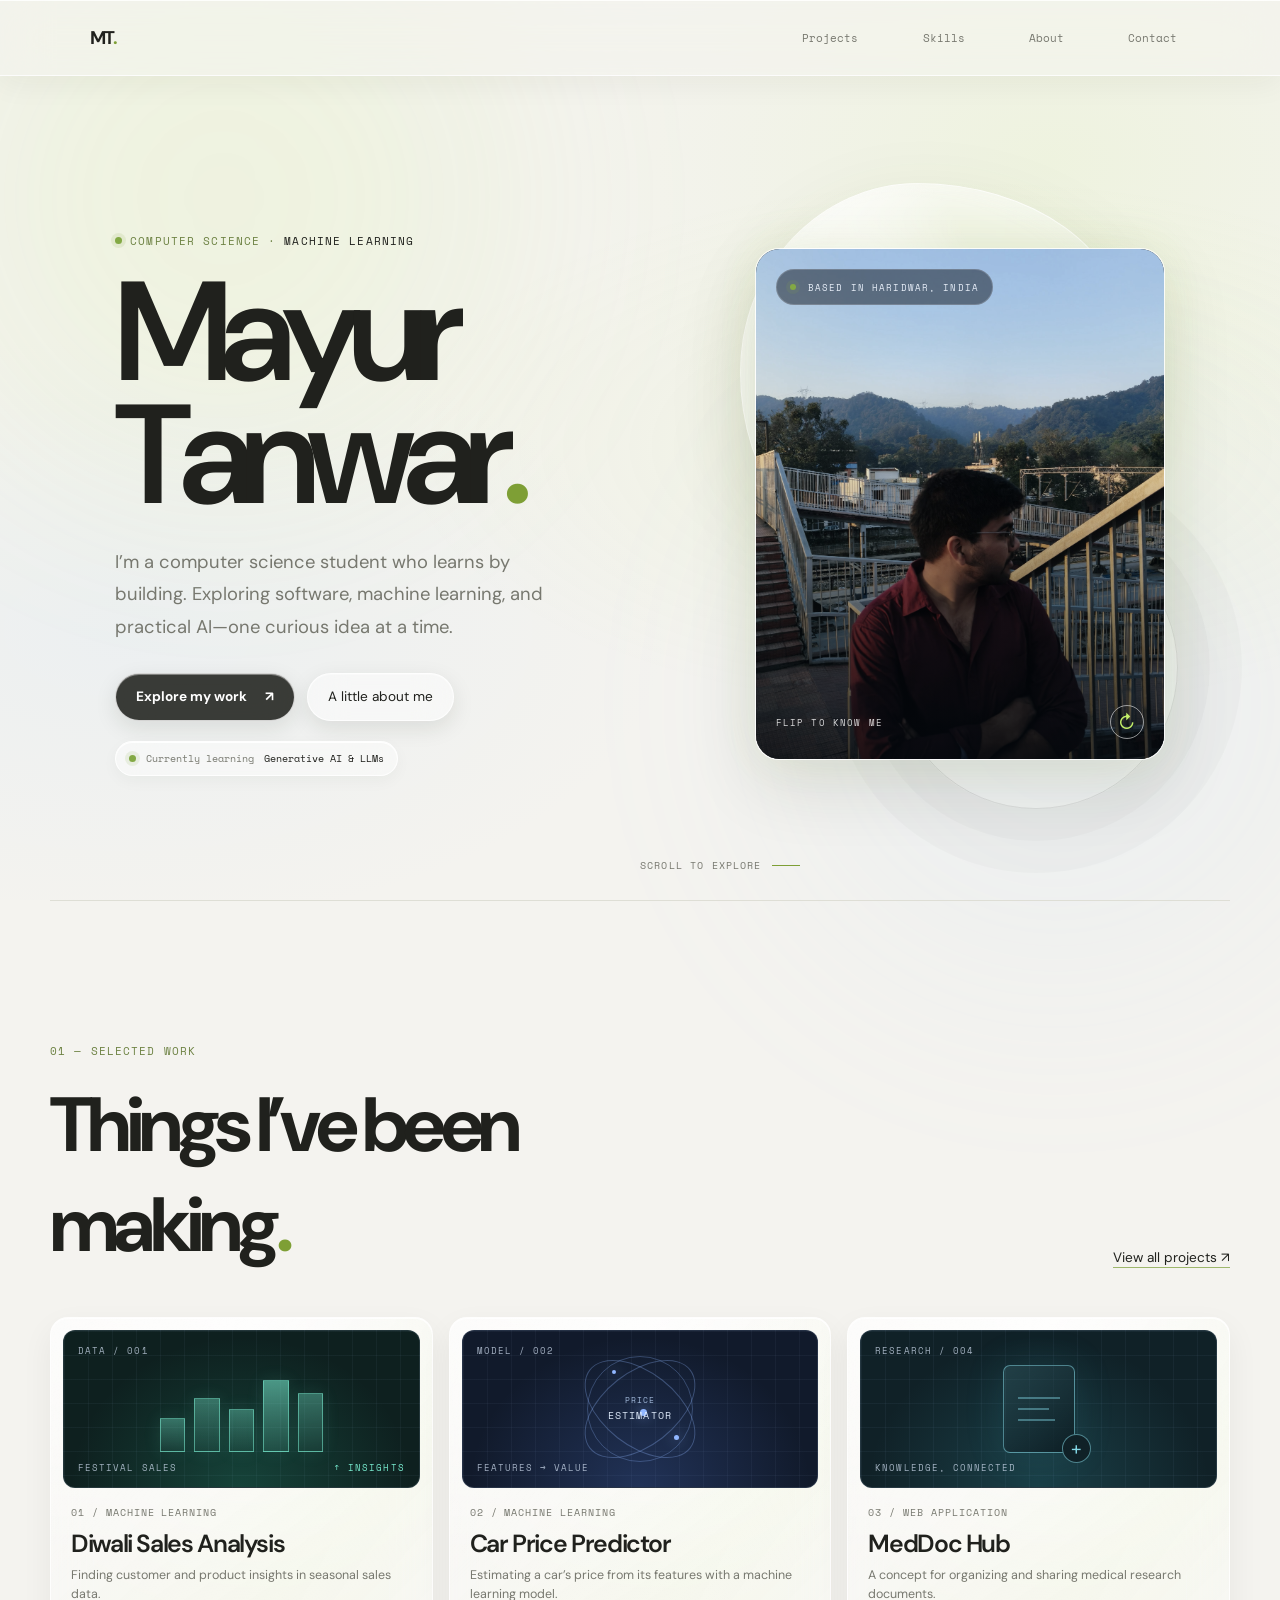
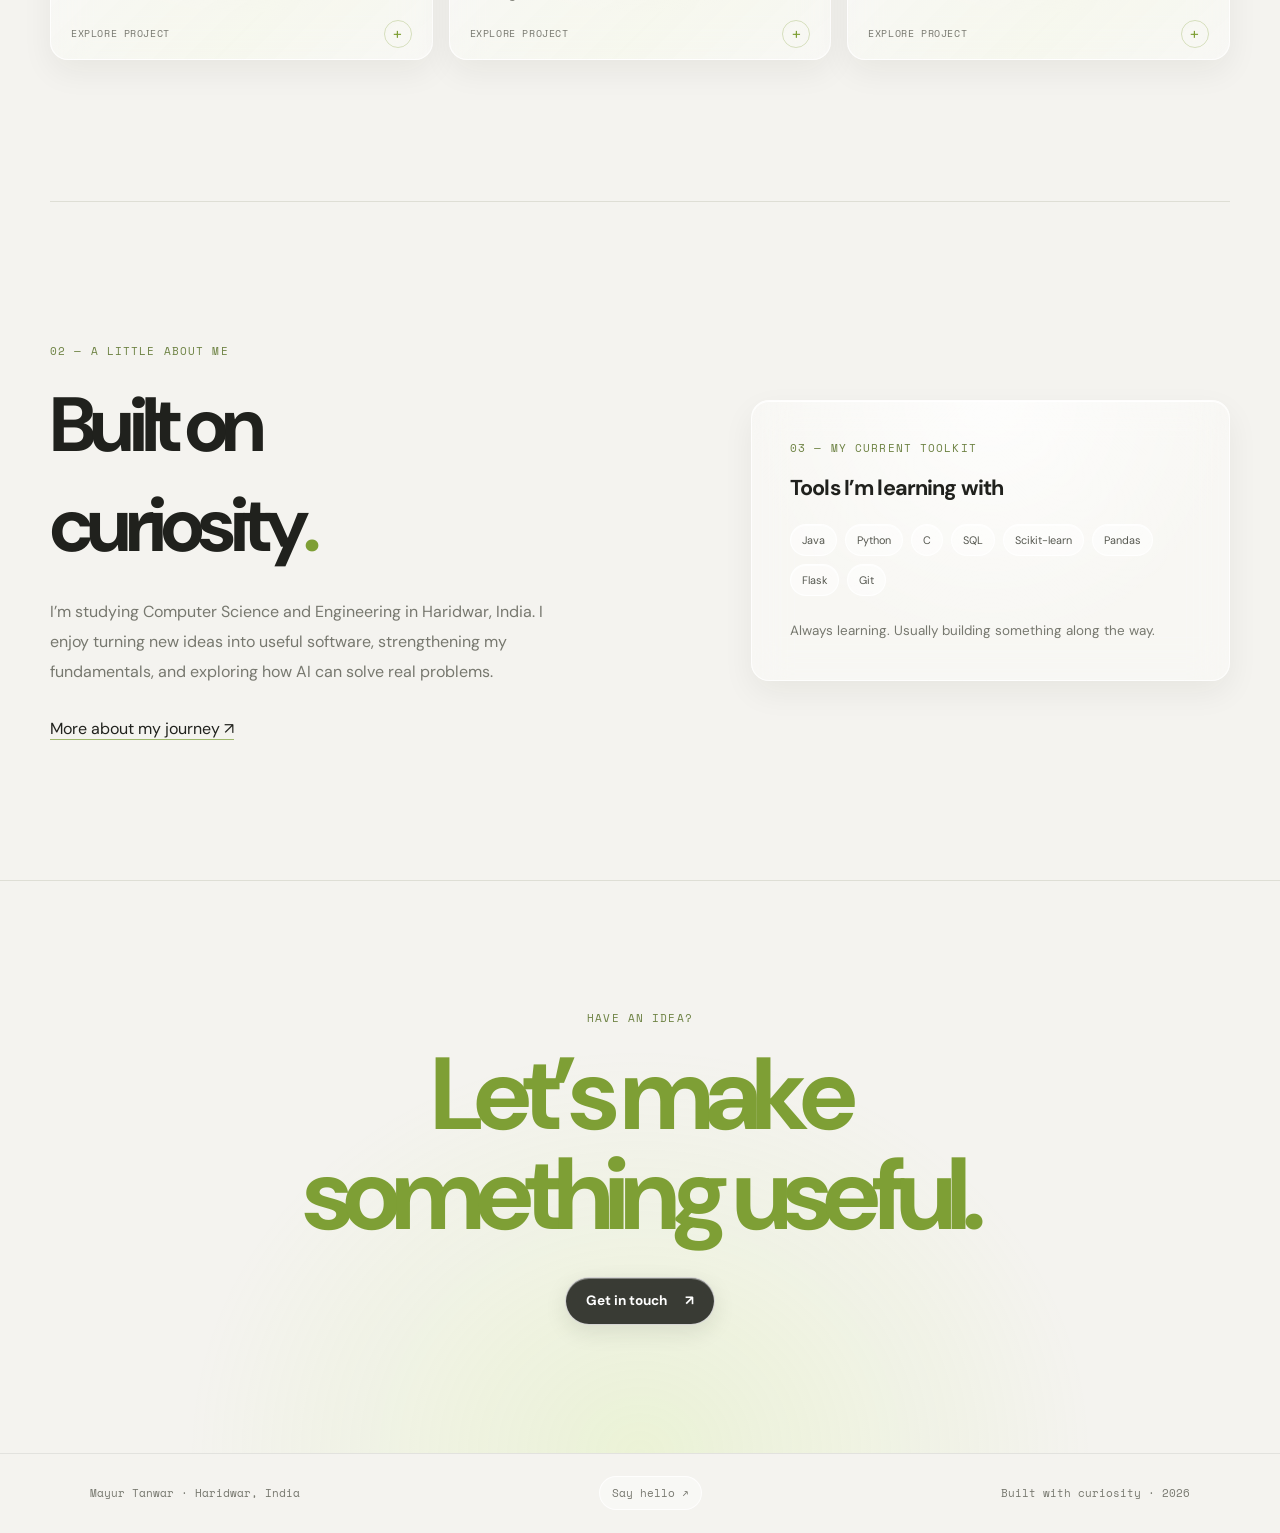
<file: index.html>
<!DOCTYPE html>
<html lang="en">
<head>
  <meta charset="UTF-8" />
  <meta name="viewport" content="width=device-width, initial-scale=1.0" />
  <meta name="description" content="Mayur Tanwar is a computer science student exploring machine learning and building useful software." />
  <meta name="theme-color" content="#f4f3ef" />
  <title>Mayur Tanwar — Software &amp; AI</title>
  <link rel="stylesheet" href="portfolio.css?v=reference-ui" />
</head>
<body>
  <nav class="nav" aria-label="Main navigation">
    <a class="nav-logo" href="index.html" aria-label="Mayur Tanwar home">MT<span>.</span></a>
    <div class="nav-links">
      <a class="nav-link" href="projects.html">Projects</a>
      <a class="nav-link" href="skills.html">Skills</a>
      <a class="nav-link" href="about.html">About</a>
      <a class="nav-link" href="contact.html">Contact</a>
    </div>
  </nav>

  <main>
    <section class="hero" id="home" aria-labelledby="hero-title">
      <div class="hero-grid" aria-hidden="true"></div>
      <div class="hero-text" data-reveal>
        <p class="hero-kicker">Computer science · <span class="rotating-text" data-rotate-text data-phrases="machine learning|AI experiments|web development">machine learning</span></p>
        <h1 class="hero-title" id="hero-title" data-text-effect data-text-effect-delay="0.35">Mayur<br />Tanwar<span>.</span></h1>
        <p class="hero-desc">I’m a computer science student who learns by building. Exploring software, machine learning, and practical AI—one curious idea at a time.</p>
        <div class="hero-actions">
          <a class="btn-primary" href="projects.html">Explore my work <span aria-hidden="true">↗</span></a>
          <a class="btn-secondary" href="about.html">A little about me</a>
        </div>
        <p class="live-note">Currently learning <span>Generative AI &amp; LLMs</span></p>
      </div>
      <div class="hero-visual" data-reveal tabindex="-1">
        <article class="profile-card" data-profile-card>
          <div class="profile-card-inner">
            <button class="profile-card-face profile-card-front" type="button" aria-expanded="false" aria-controls="profile-card-details">
              <img src="img.jpg" alt="Mayur Tanwar in Haridwar" fetchpriority="high" />
              <span class="profile-photo-shade" aria-hidden="true"></span>
              <span class="profile-photo-label"><span class="status-dot"></span> BASED IN HARIDWAR, INDIA</span>
              <span class="profile-photo-hint">FLIP TO KNOW ME <span aria-hidden="true">↻</span></span>
            </button>
            <div class="profile-card-face profile-card-back" id="profile-card-details" aria-hidden="true" inert>
              <span class="profile-back-kicker">A LITTLE ABOUT ME</span>
              <h2>Curious by nature.<br />Building as I learn.</h2>
              <p>I’m Mayur, a computer science student from Haridwar exploring software, machine learning, and practical AI. I learn best by turning ideas into useful things.</p>
              <a class="profile-about-link" href="about.html">More about me <span aria-hidden="true">↗</span></a>
              <button class="profile-card-close" type="button" aria-label="Show portrait again">↶</button>
            </div>
          </div>
        </article>
      </div>
      <a class="scroll-cue" href="#selected-work" aria-label="Scroll to selected work"><span>Scroll to explore</span><i aria-hidden="true"></i></a>
    </section>

    <section class="home-section" id="selected-work" aria-labelledby="work-title">
      <div class="section-heading" data-reveal>
        <div><p class="eyebrow">01 — Selected work</p><h2 class="section-title" id="work-title" data-text-effect data-text-effect-delay="0.2">Things I’ve been<br />making<span>.</span></h2></div>
        <a class="text-link" href="projects.html">View all projects ↗</a>
      </div>
      <div class="home-project-grid">
        <article class="project-card disclosure-card" data-reveal>
          <button class="project-disclosure-trigger" type="button" aria-expanded="false" aria-controls="home-project-details-sales">
            <span class="project-art project-art--sales" aria-hidden="true"><span class="project-art-label">DATA / 001</span><span class="art-bars"><i></i><i></i><i></i><i></i><i></i></span><span class="project-art-caption">FESTIVAL SALES <b>↑ INSIGHTS</b></span></span>
            <span class="project-preview"><span class="project-number">01 / MACHINE LEARNING</span><span class="project-preview-title">Diwali Sales Analysis</span><span class="project-summary">Finding customer and product insights in seasonal sales data.</span><span class="project-open-label">Explore project <span class="disclosure-icon" aria-hidden="true">+</span></span></span>
          </button>
          <div class="project-details" id="home-project-details-sales" aria-hidden="true" inert><div class="project-details-inner"><p>Explores Diwali sales data with Python to uncover customer and product patterns that can inform business decisions.</p><div class="tag-list"><span class="tag">Python</span><span class="tag">Pandas</span><span class="tag">Scikit-learn</span></div><a class="project-more" href="https://github.com/itstanwar07/Diwali_Sales_Analysis" target="_blank" rel="noopener noreferrer">Learn more <span aria-hidden="true">↗</span></a></div></div>
        </article>
        <article class="project-card disclosure-card" data-reveal>
          <button class="project-disclosure-trigger" type="button" aria-expanded="false" aria-controls="home-project-details-car">
            <span class="project-art project-art--car" aria-hidden="true"><span class="project-art-label">MODEL / 002</span><span class="art-orbit"><i></i><i></i><i></i></span><span class="art-data">PRICE<br /><b>ESTIMATOR</b></span><span class="project-art-caption">FEATURES → VALUE</span></span>
            <span class="project-preview"><span class="project-number">02 / MACHINE LEARNING</span><span class="project-preview-title">Car Price Predictor</span><span class="project-summary">Estimating a car’s price from its features with a machine learning model.</span><span class="project-open-label">Explore project <span class="disclosure-icon" aria-hidden="true">+</span></span></span>
          </button>
          <div class="project-details" id="home-project-details-car" aria-hidden="true" inert><div class="project-details-inner"><p>A Python machine learning project that uses car features to estimate vehicle prices.</p><div class="tag-list"><span class="tag">Python</span><span class="tag">Machine learning</span></div><a class="project-more" href="https://github.com/itstanwar07/car_price_prediction-ml" target="_blank" rel="noopener noreferrer">Learn more <span aria-hidden="true">↗</span></a></div></div>
        </article>
        <article class="project-card disclosure-card" data-reveal>
          <button class="project-disclosure-trigger" type="button" aria-expanded="false" aria-controls="home-project-details-med-doc">
            <span class="project-art project-art--meddoc" aria-hidden="true"><span class="project-art-label">RESEARCH / 004</span><span class="art-document"><i></i><i></i><i></i><b>+</b></span><span class="project-art-caption">KNOWLEDGE, CONNECTED</span></span>
            <span class="project-preview"><span class="project-number">03 / WEB APPLICATION</span><span class="project-preview-title">MedDoc Hub</span><span class="project-summary">A concept for organizing and sharing medical research documents.</span><span class="project-open-label">Explore project <span class="disclosure-icon" aria-hidden="true">+</span></span></span>
          </button>
          <div class="project-details" id="home-project-details-med-doc" aria-hidden="true" inert><div class="project-details-inner"><p>A medical document management concept for finding and sharing research papers using keywords, categories, and tags.</p><div class="tag-list"><span class="tag">Java</span><span class="tag">Web app</span></div><a class="project-more" href="https://meddoc-hub-project.vercel.app" target="_blank" rel="noopener noreferrer">Learn more <span aria-hidden="true">↗</span></a></div></div>
        </article>
      </div>
    </section>

    <section class="home-section home-about" aria-labelledby="home-about-title">
      <div class="home-about-copy" data-reveal>
        <p class="eyebrow">02 — A little about me</p>
        <h2 class="section-title" id="home-about-title" data-text-effect data-text-effect-delay="0.25">Built on<br />curiosity<span>.</span></h2>
        <p>I’m studying Computer Science and Engineering in Haridwar, India. I enjoy turning new ideas into useful software, strengthening my fundamentals, and exploring how AI can solve real problems.</p>
        <a class="text-link" href="about.html">More about my journey ↗</a>
      </div>
      <div class="home-stack-panel" data-reveal>
        <p class="eyebrow">03 — My current toolkit</p>
        <h3>Tools I’m learning with</h3>
        <div class="stack-list">
          <span class="tag">Java</span><span class="tag">Python</span><span class="tag">C</span><span class="tag">SQL</span>
          <span class="tag">Scikit-learn</span><span class="tag">Pandas</span><span class="tag">Flask</span><span class="tag">Git</span>
        </div>
        <p class="skill-note">Always learning. Usually building something along the way.</p>
      </div>
    </section>

    <section class="home-cta" aria-labelledby="cta-title" data-reveal>
      <p class="eyebrow">Have an idea?</p>
      <h2 id="cta-title" data-text-effect data-text-effect-delay="0.3">Let’s make<br />something useful<span>.</span></h2>
      <a class="btn-primary" href="contact.html">Get in touch <span aria-hidden="true">↗</span></a>
    </section>
  </main>

  <footer class="site-footer"><span>Mayur Tanwar · Haridwar, India</span><a href="mailto:tanwarmayur2004@gmail.com">Say hello ↗</a><span>Built with curiosity · 2026</span></footer>
  <script src="portfolio.js?v=profile-flip"></script>
  <script src="cursor.js"></script>
  <script src="text-effect.js"></script>
</body>
</html>
</file>
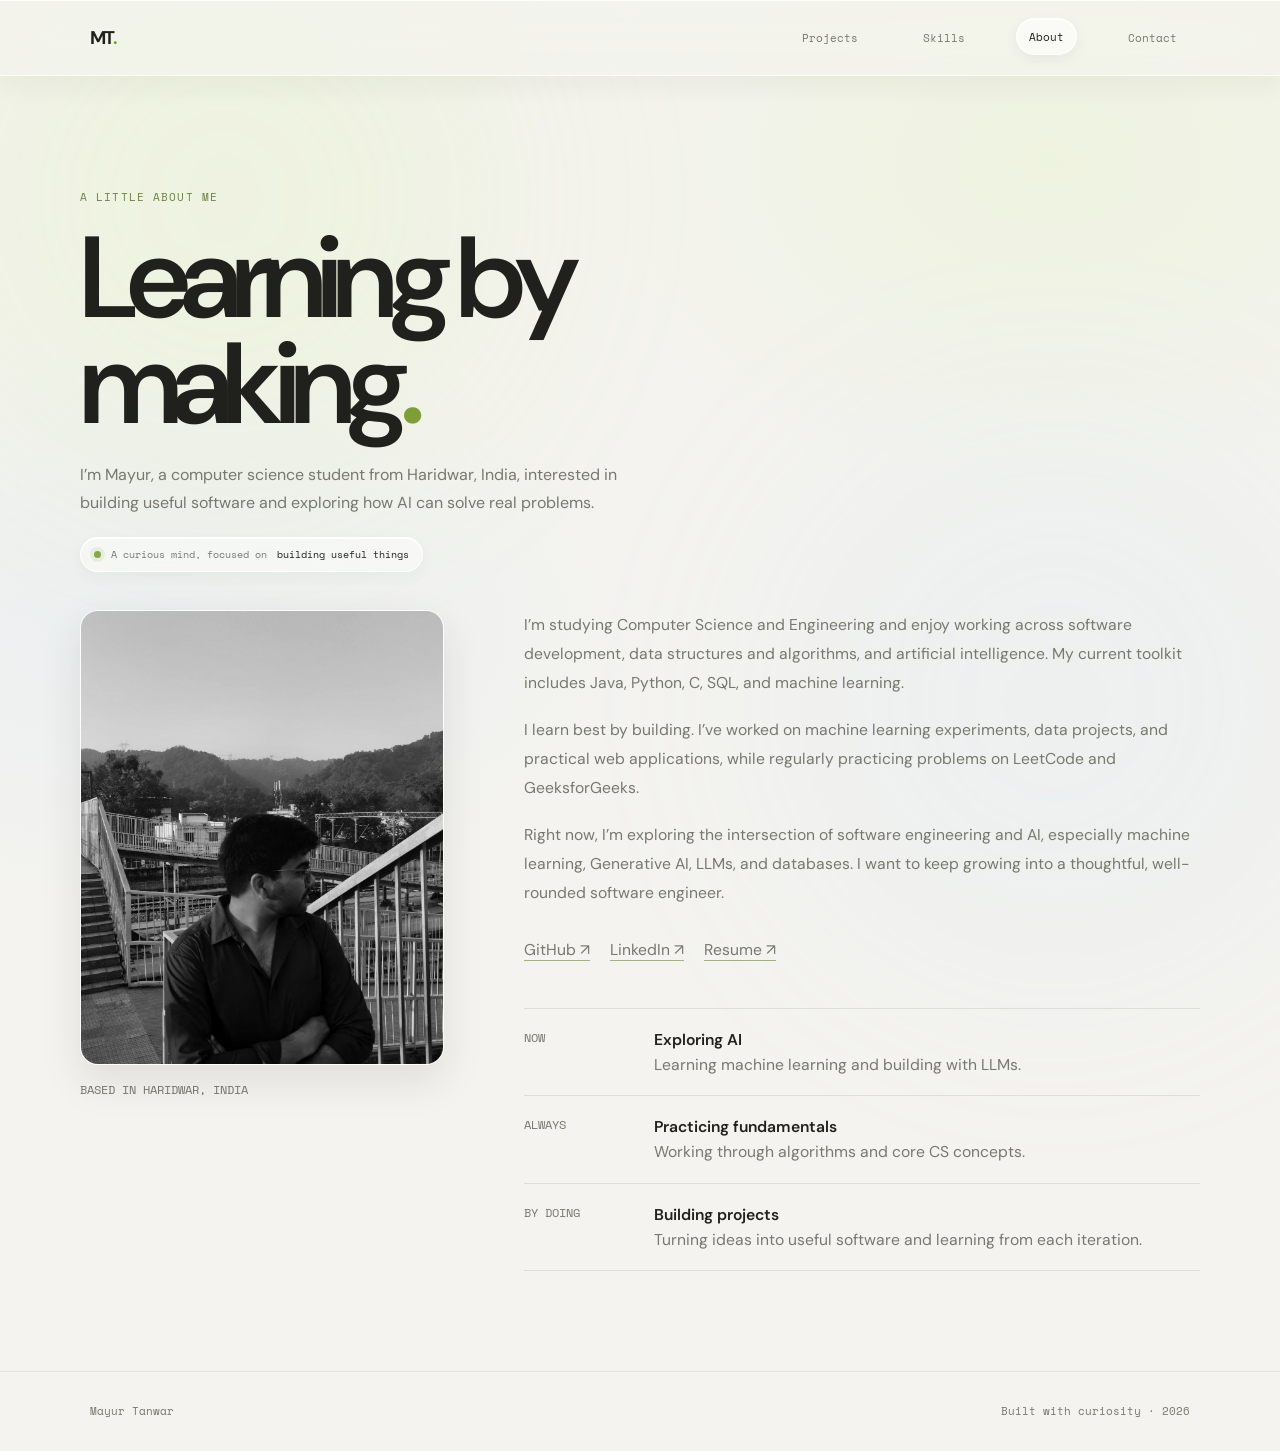
<file: about.html>
<!DOCTYPE html>
<html lang="en">
<head>
  <meta charset="UTF-8" />
  <meta name="viewport" content="width=device-width, initial-scale=1.0" />
  <meta name="description" content="Get to know Mayur Tanwar, a computer science student interested in software development and AI." />
  <meta name="theme-color" content="#f4f3ef" />
  <title>About — Mayur Tanwar</title>
  <link rel="stylesheet" href="portfolio.css?v=reference-ui" />
</head>
<body>
  <nav class="nav" aria-label="Main navigation">
    <a class="nav-logo" href="index.html" aria-label="Mayur Tanwar home">MT<span>.</span></a>
    <div class="nav-links">
      <a class="nav-link" href="projects.html">Projects</a>
      <a class="nav-link" href="skills.html">Skills</a>
      <a class="nav-link" href="about.html" aria-current="page">About</a>
      <a class="nav-link" href="contact.html">Contact</a>
    </div>
  </nav>
  <main class="page-shell">
    <header class="page-header" data-reveal>
      <p class="eyebrow">A little about me</p>
      <h1 class="page-title" data-text-effect data-text-effect-delay="0.25">Learning by<br />making<span>.</span></h1>
      <p class="page-intro">I’m Mayur, a computer science student from Haridwar, India, interested in building useful software and exploring how AI can solve real problems.</p>
      <p class="live-note">A curious mind, focused on <span class="rotating-text" data-rotate-text data-phrases="building useful things|learning by doing|solving real problems">building useful things</span></p>
    </header>
    <div class="about-layout">
      <div data-reveal>
        <img class="about-photo" src="img.jpg" alt="Mayur Tanwar" />
        <p class="mono">BASED IN HARIDWAR, INDIA</p>
      </div>
      <div class="about-copy" data-reveal>
        <p>I’m studying Computer Science and Engineering and enjoy working across software development, data structures and algorithms, and artificial intelligence. My current toolkit includes Java, Python, C, SQL, and machine learning.</p>
        <p>I learn best by building. I’ve worked on machine learning experiments, data projects, and practical web applications, while regularly practicing problems on LeetCode and GeeksforGeeks.</p>
        <p>Right now, I’m exploring the intersection of software engineering and AI, especially machine learning, Generative AI, LLMs, and databases. I want to keep growing into a thoughtful, well-rounded software engineer.</p>
        <div class="social-links">
          <a class="text-link" href="https://github.com/itstanwar07" target="_blank" rel="noopener noreferrer">GitHub ↗</a>
          <a class="text-link" href="https://www.linkedin.com/in/mayur-tanwar-242104327/" target="_blank" rel="noopener noreferrer">LinkedIn ↗</a>
          <a class="text-link" href="Resume_Mayur_Tanwar.pdf" target="_blank" rel="noopener noreferrer">Resume ↗</a>
        </div>
        <div class="timeline">
          <div class="timeline-row" data-reveal><span class="mono">NOW</span><p><strong>Exploring AI</strong><br />Learning machine learning and building with LLMs.</p></div>
          <div class="timeline-row" data-reveal><span class="mono">ALWAYS</span><p><strong>Practicing fundamentals</strong><br />Working through algorithms and core CS concepts.</p></div>
          <div class="timeline-row" data-reveal><span class="mono">BY DOING</span><p><strong>Building projects</strong><br />Turning ideas into useful software and learning from each iteration.</p></div>
        </div>
      </div>
    </div>
  </main>
  <footer class="site-footer"><span>Mayur Tanwar</span><span>Built with curiosity · 2026</span></footer>
  <script src="portfolio.js?v=profile-flip"></script>
  <script src="cursor.js"></script>
  <script src="text-effect.js"></script>
</body>
</html>
</file>
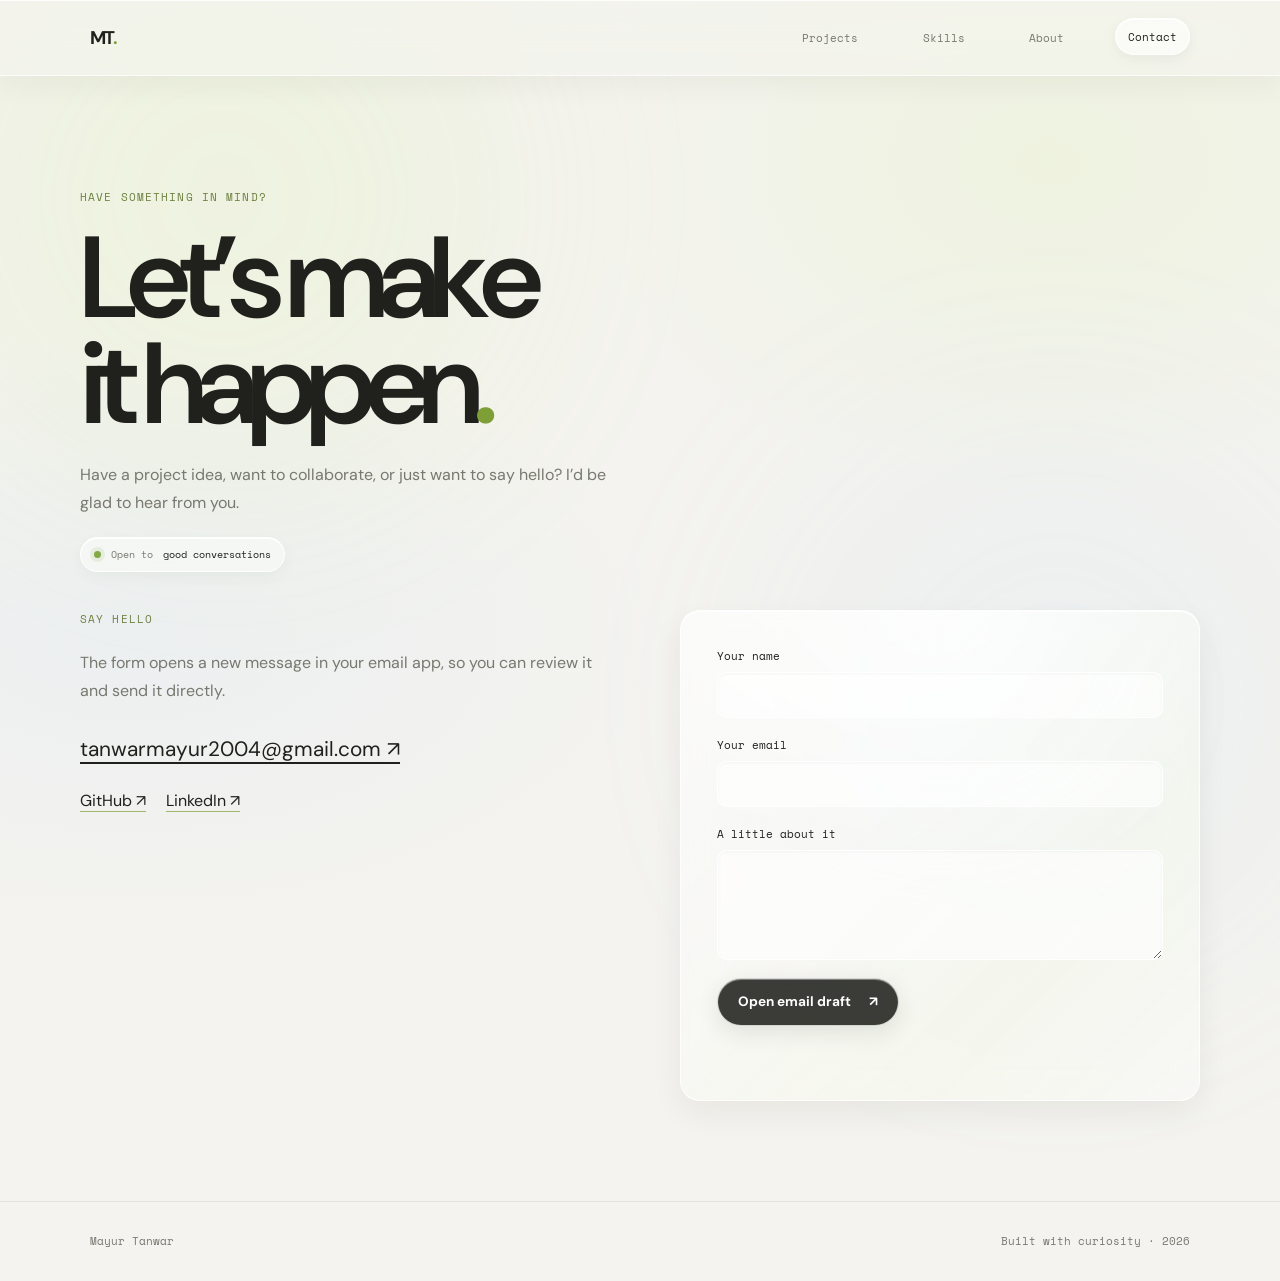
<file: contact.html>
<!DOCTYPE html>
<html lang="en">
<head>
  <meta charset="UTF-8" />
  <meta name="viewport" content="width=device-width, initial-scale=1.0" />
  <meta name="description" content="Get in touch with Mayur Tanwar about projects, collaboration, or opportunities." />
  <meta name="theme-color" content="#f4f3ef" />
  <title>Contact — Mayur Tanwar</title>
  <link rel="stylesheet" href="portfolio.css?v=reference-ui" />
</head>
<body>
  <nav class="nav" aria-label="Main navigation">
    <a class="nav-logo" href="index.html" aria-label="Mayur Tanwar home">MT<span>.</span></a>
    <div class="nav-links">
      <a class="nav-link" href="projects.html">Projects</a>
      <a class="nav-link" href="skills.html">Skills</a>
      <a class="nav-link" href="about.html">About</a>
      <a class="nav-link" href="contact.html" aria-current="page">Contact</a>
    </div>
  </nav>
  <main class="page-shell">
    <header class="page-header" data-reveal>
      <p class="eyebrow">Have something in mind?</p>
      <h1 class="page-title" data-text-effect data-text-effect-delay="0.25">Let’s make<br />it happen<span>.</span></h1>
      <p class="page-intro">Have a project idea, want to collaborate, or just want to say hello? I’d be glad to hear from you.</p>
      <p class="live-note">Open to <span class="rotating-text" data-rotate-text data-phrases="good conversations|creative projects|new ideas">good conversations</span></p>
    </header>
    <div class="contact-layout">
      <div data-reveal>
        <p class="eyebrow">Say hello</p>
        <p class="contact-copy">The form opens a new message in your email app, so you can review it and send it directly.</p>
        <a class="contact-email" href="mailto:tanwarmayur2004@gmail.com">tanwarmayur2004@gmail.com ↗</a>
        <div class="social-links">
          <a class="text-link" href="https://github.com/itstanwar07" target="_blank" rel="noopener noreferrer">GitHub ↗</a>
          <a class="text-link" href="https://www.linkedin.com/in/mayur-tanwar-242104327/" target="_blank" rel="noopener noreferrer">LinkedIn ↗</a>
        </div>
      </div>
      <form class="contact-form" data-reveal>
        <div class="form-field">
          <label for="contact-name">Your name</label>
          <input id="contact-name" name="name" type="text" autocomplete="name" required />
        </div>
        <div class="form-field">
          <label for="contact-email">Your email</label>
          <input id="contact-email" name="email" type="email" autocomplete="email" required />
        </div>
        <div class="form-field">
          <label for="contact-message">A little about it</label>
          <textarea id="contact-message" name="message" required></textarea>
        </div>
        <button class="btn-primary" type="submit">Open email draft <span aria-hidden="true">↗</span></button>
        <p class="form-status" role="status" aria-live="polite"></p>
      </form>
    </div>
  </main>
  <footer class="site-footer"><span>Mayur Tanwar</span><span>Built with curiosity · 2026</span></footer>
  <script src="portfolio.js?v=profile-flip"></script>
  <script src="cursor.js"></script>
  <script src="text-effect.js"></script>
</body>
</html>
</file>
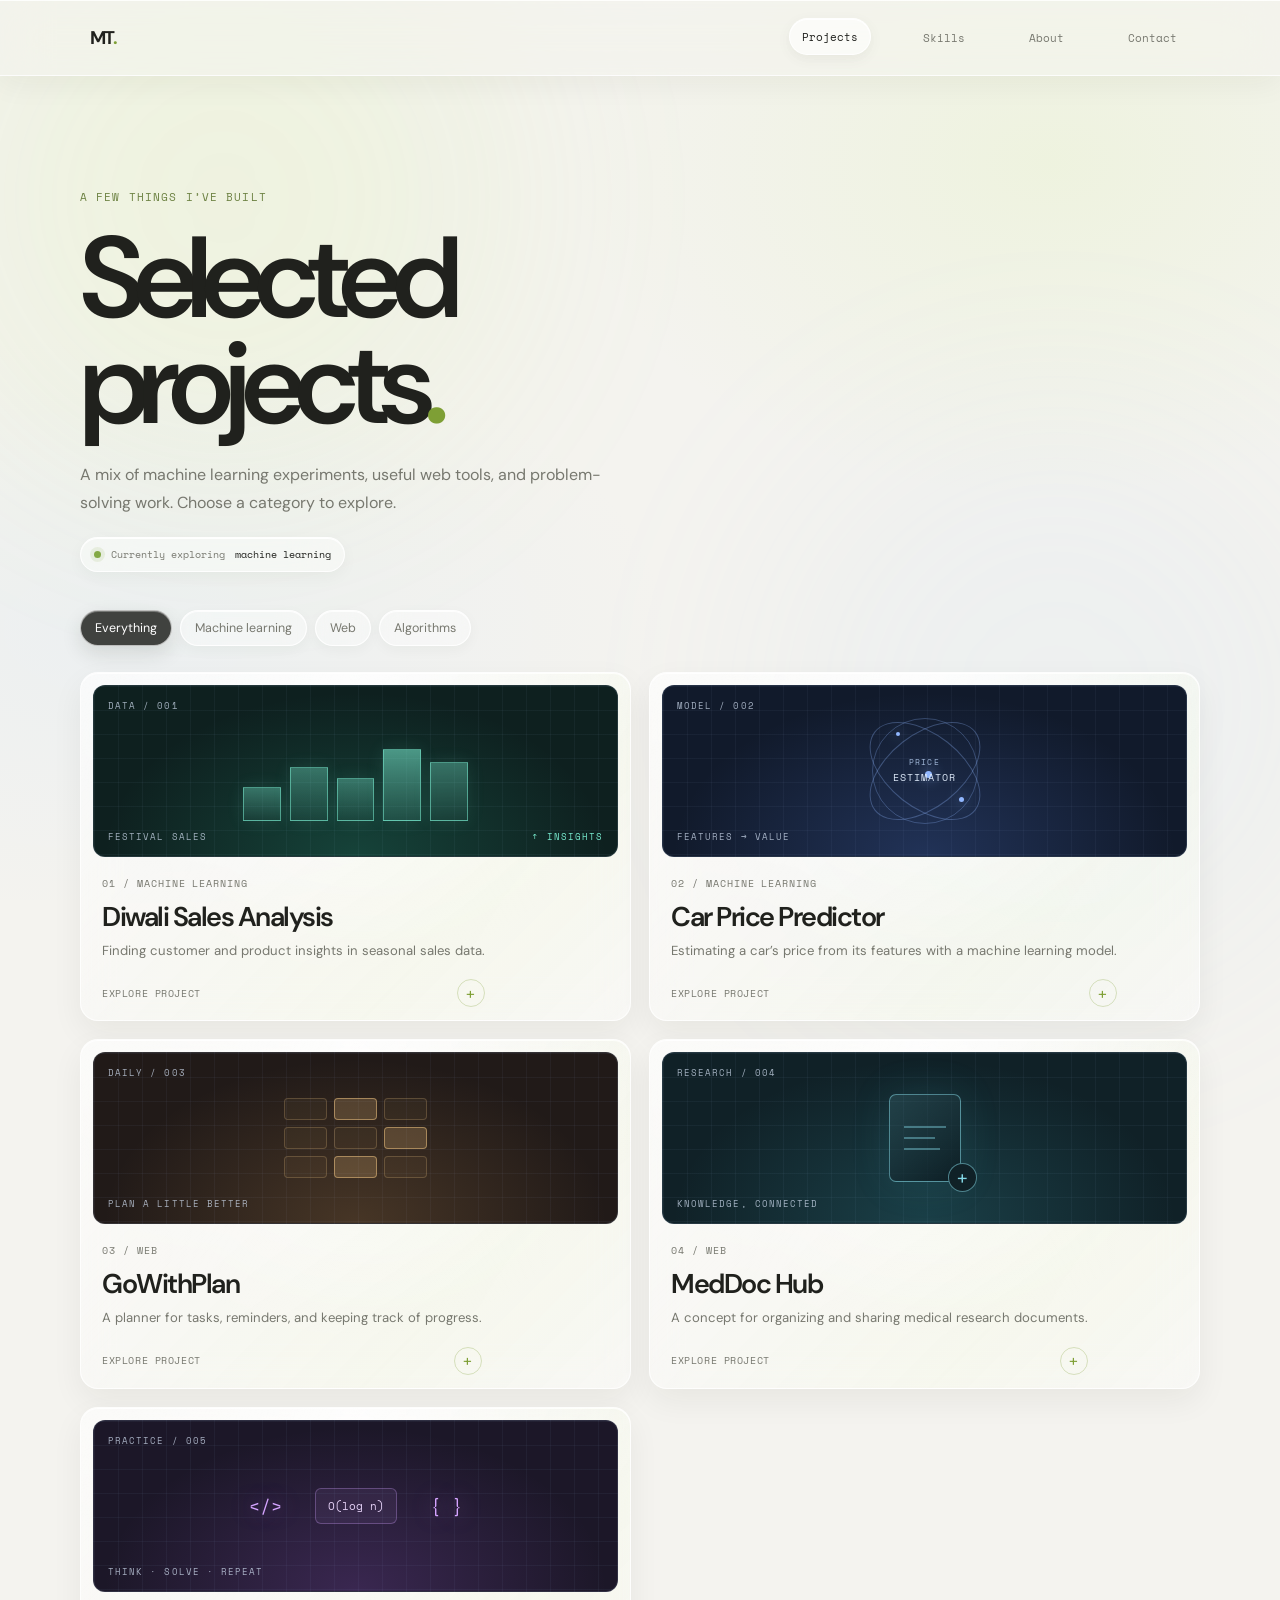
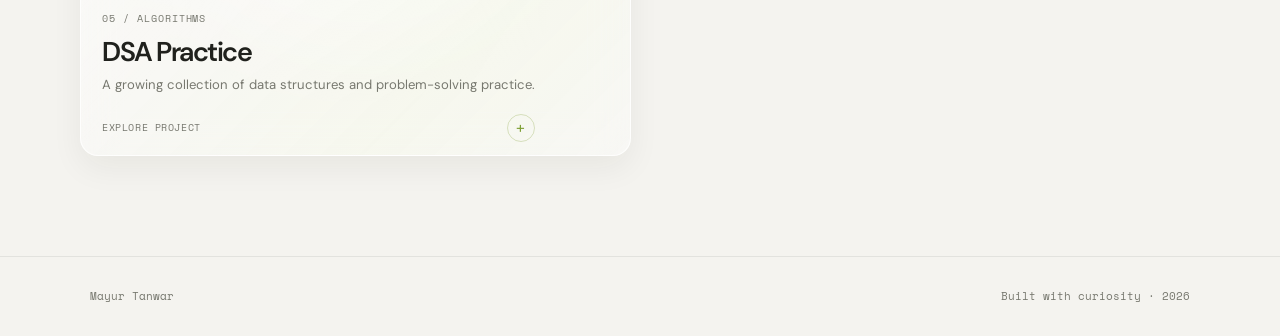
<file: projects.html>
<!DOCTYPE html>
<html lang="en">
<head>
  <meta charset="UTF-8" />
  <meta name="viewport" content="width=device-width, initial-scale=1.0" />
  <meta name="description" content="Selected software, machine learning, and web projects by Mayur Tanwar." />
  <meta name="theme-color" content="#f4f3ef" />
  <title>Projects — Mayur Tanwar</title>
  <link rel="stylesheet" href="portfolio.css?v=reference-ui" />
</head>
<body>
  <nav class="nav" aria-label="Main navigation">
    <a class="nav-logo" href="index.html" aria-label="Mayur Tanwar home">MT<span>.</span></a>
    <div class="nav-links">
      <a class="nav-link" href="projects.html" aria-current="page">Projects</a>
      <a class="nav-link" href="skills.html">Skills</a>
      <a class="nav-link" href="about.html">About</a>
      <a class="nav-link" href="contact.html">Contact</a>
    </div>
  </nav>
  <main class="page-shell">
    <header class="page-header" data-reveal>
      <p class="eyebrow">A few things I’ve built</p>
      <h1 class="page-title" data-text-effect data-text-effect-delay="0.25">Selected<br />projects<span>.</span></h1>
      <p class="page-intro">A mix of machine learning experiments, useful web tools, and problem-solving work. Choose a category to explore.</p>
      <p class="live-note">Currently exploring <span class="rotating-text" data-rotate-text data-phrases="machine learning|AI applications|useful web tools">machine learning</span></p>
    </header>
    <div class="filter-list" aria-label="Filter projects">
      <button class="filter-button" type="button" data-filter="all" aria-pressed="true">Everything</button>
      <button class="filter-button" type="button" data-filter="machine-learning" aria-pressed="false">Machine learning</button>
      <button class="filter-button" type="button" data-filter="web" aria-pressed="false">Web</button>
      <button class="filter-button" type="button" data-filter="algorithms" aria-pressed="false">Algorithms</button>
    </div>
    <div class="project-grid">
      <article class="project-card disclosure-card" data-category="machine-learning" data-reveal>
        <button class="project-disclosure-trigger" type="button" aria-expanded="false" aria-controls="project-details-sales">
          <span class="project-art project-art--sales" aria-hidden="true">
            <span class="project-art-label">DATA / 001</span><span class="art-bars"><i></i><i></i><i></i><i></i><i></i></span><span class="project-art-caption">FESTIVAL SALES <b>↑ INSIGHTS</b></span>
          </span>
          <span class="project-preview">
            <span class="project-number">01 / MACHINE LEARNING</span>
            <span class="project-preview-title">Diwali Sales Analysis</span>
            <span class="project-summary">Finding customer and product insights in seasonal sales data.</span>
            <span class="project-open-label">Explore project <span class="disclosure-icon" aria-hidden="true">+</span></span>
          </span>
        </button>
        <div class="project-details" id="project-details-sales" aria-hidden="true" inert>
          <div class="project-details-inner">
            <p>Explores Diwali sales data with Python to uncover customer and product patterns that can inform business decisions.</p>
            <div class="tag-list"><span class="tag">Python</span><span class="tag">Pandas</span><span class="tag">Scikit-learn</span></div>
            <a class="project-more" href="https://github.com/itstanwar07/Diwali_Sales_Analysis" target="_blank" rel="noopener noreferrer">Learn more <span aria-hidden="true">↗</span></a>
          </div>
        </div>
      </article>
      <article class="project-card disclosure-card" data-category="machine-learning" data-reveal>
        <button class="project-disclosure-trigger" type="button" aria-expanded="false" aria-controls="project-details-car">
          <span class="project-art project-art--car" aria-hidden="true">
            <span class="project-art-label">MODEL / 002</span><span class="art-orbit"><i></i><i></i><i></i></span><span class="art-data">PRICE<br /><b>ESTIMATOR</b></span><span class="project-art-caption">FEATURES → VALUE</span>
          </span>
          <span class="project-preview">
            <span class="project-number">02 / MACHINE LEARNING</span>
            <span class="project-preview-title">Car Price Predictor</span>
            <span class="project-summary">Estimating a car’s price from its features with a machine learning model.</span>
            <span class="project-open-label">Explore project <span class="disclosure-icon" aria-hidden="true">+</span></span>
          </span>
        </button>
        <div class="project-details" id="project-details-car" aria-hidden="true" inert>
          <div class="project-details-inner">
            <p>A Python machine learning project that uses car features to estimate vehicle prices.</p>
            <div class="tag-list"><span class="tag">Python</span><span class="tag">Machine learning</span></div>
            <a class="project-more" href="https://github.com/itstanwar07/car_price_prediction-ml" target="_blank" rel="noopener noreferrer">Learn more <span aria-hidden="true">↗</span></a>
          </div>
        </div>
      </article>
      <article class="project-card disclosure-card" data-category="web" data-reveal>
        <button class="project-disclosure-trigger" type="button" aria-expanded="false" aria-controls="project-details-planner">
          <span class="project-art project-art--planner" aria-hidden="true">
            <span class="project-art-label">DAILY / 003</span><span class="art-calendar"><i></i><i></i><i></i><i></i><i></i><i></i><i></i><i></i><i></i></span><span class="project-art-caption">PLAN A LITTLE BETTER</span>
          </span>
          <span class="project-preview">
            <span class="project-number">03 / WEB</span>
            <span class="project-preview-title">GoWithPlan</span>
            <span class="project-summary">A planner for tasks, reminders, and keeping track of progress.</span>
            <span class="project-open-label">Explore project <span class="disclosure-icon" aria-hidden="true">+</span></span>
          </span>
        </button>
        <div class="project-details" id="project-details-planner" aria-hidden="true" inert>
          <div class="project-details-inner">
            <p>A web-based planner concept for organizing tasks, setting reminders, and tracking progress.</p>
            <div class="tag-list"><span class="tag">HTML</span><span class="tag">CSS</span><span class="tag">JavaScript</span></div>
            <span class="project-more project-more--unavailable">Project link coming soon</span>
          </div>
        </div>
      </article>
      <article class="project-card disclosure-card" data-category="web" data-reveal>
        <button class="project-disclosure-trigger" type="button" aria-expanded="false" aria-controls="project-details-med-doc">
          <span class="project-art project-art--meddoc" aria-hidden="true">
            <span class="project-art-label">RESEARCH / 004</span><span class="art-document"><i></i><i></i><i></i><b>+</b></span><span class="project-art-caption">KNOWLEDGE, CONNECTED</span>
          </span>
          <span class="project-preview">
            <span class="project-number">04 / WEB</span>
            <span class="project-preview-title">MedDoc Hub</span>
            <span class="project-summary">A concept for organizing and sharing medical research documents.</span>
            <span class="project-open-label">Explore project <span class="disclosure-icon" aria-hidden="true">+</span></span>
          </span>
        </button>
        <div class="project-details" id="project-details-med-doc" aria-hidden="true" inert>
          <div class="project-details-inner">
            <p>A medical document management concept for finding and sharing research papers using keywords, categories, and tags.</p>
            <div class="tag-list"><span class="tag">Java</span><span class="tag">Web app</span></div>
            <a class="project-more" href="https://meddoc-hub-project.vercel.app" target="_blank" rel="noopener noreferrer">Learn more <span aria-hidden="true">↗</span></a>
          </div>
        </div>
      </article>
      <article class="project-card disclosure-card" data-category="algorithms" data-reveal>
        <button class="project-disclosure-trigger" type="button" aria-expanded="false" aria-controls="project-details-dsa">
          <span class="project-art project-art--dsa" aria-hidden="true">
            <span class="project-art-label">PRACTICE / 005</span><span class="art-code"><i>&lt;/&gt;</i><b>O(log n)</b><i>{ }</i></span><span class="project-art-caption">THINK · SOLVE · REPEAT</span>
          </span>
          <span class="project-preview">
            <span class="project-number">05 / ALGORITHMS</span>
            <span class="project-preview-title">DSA Practice</span>
            <span class="project-summary">A growing collection of data structures and problem-solving practice.</span>
            <span class="project-open-label">Explore project <span class="disclosure-icon" aria-hidden="true">+</span></span>
          </span>
        </button>
        <div class="project-details" id="project-details-dsa" aria-hidden="true" inert>
          <div class="project-details-inner">
            <p>Regularly practicing data structures and algorithms, with a focus on core concepts and problem-solving patterns.</p>
            <div class="tag-list"><span class="tag">Java</span><span class="tag">DSA</span></div>
            <a class="project-more" href="https://leetcode.com/u/tanwar04/" target="_blank" rel="noopener noreferrer">Learn more <span aria-hidden="true">↗</span></a>
          </div>
        </div>
      </article>
    </div>
  </main>
  <footer class="site-footer"><span>Mayur Tanwar</span><span>Built with curiosity · 2026</span></footer>
  <script src="portfolio.js?v=profile-flip"></script>
  <script src="cursor.js"></script>
  <script src="text-effect.js"></script>
</body>
</html>
</file>
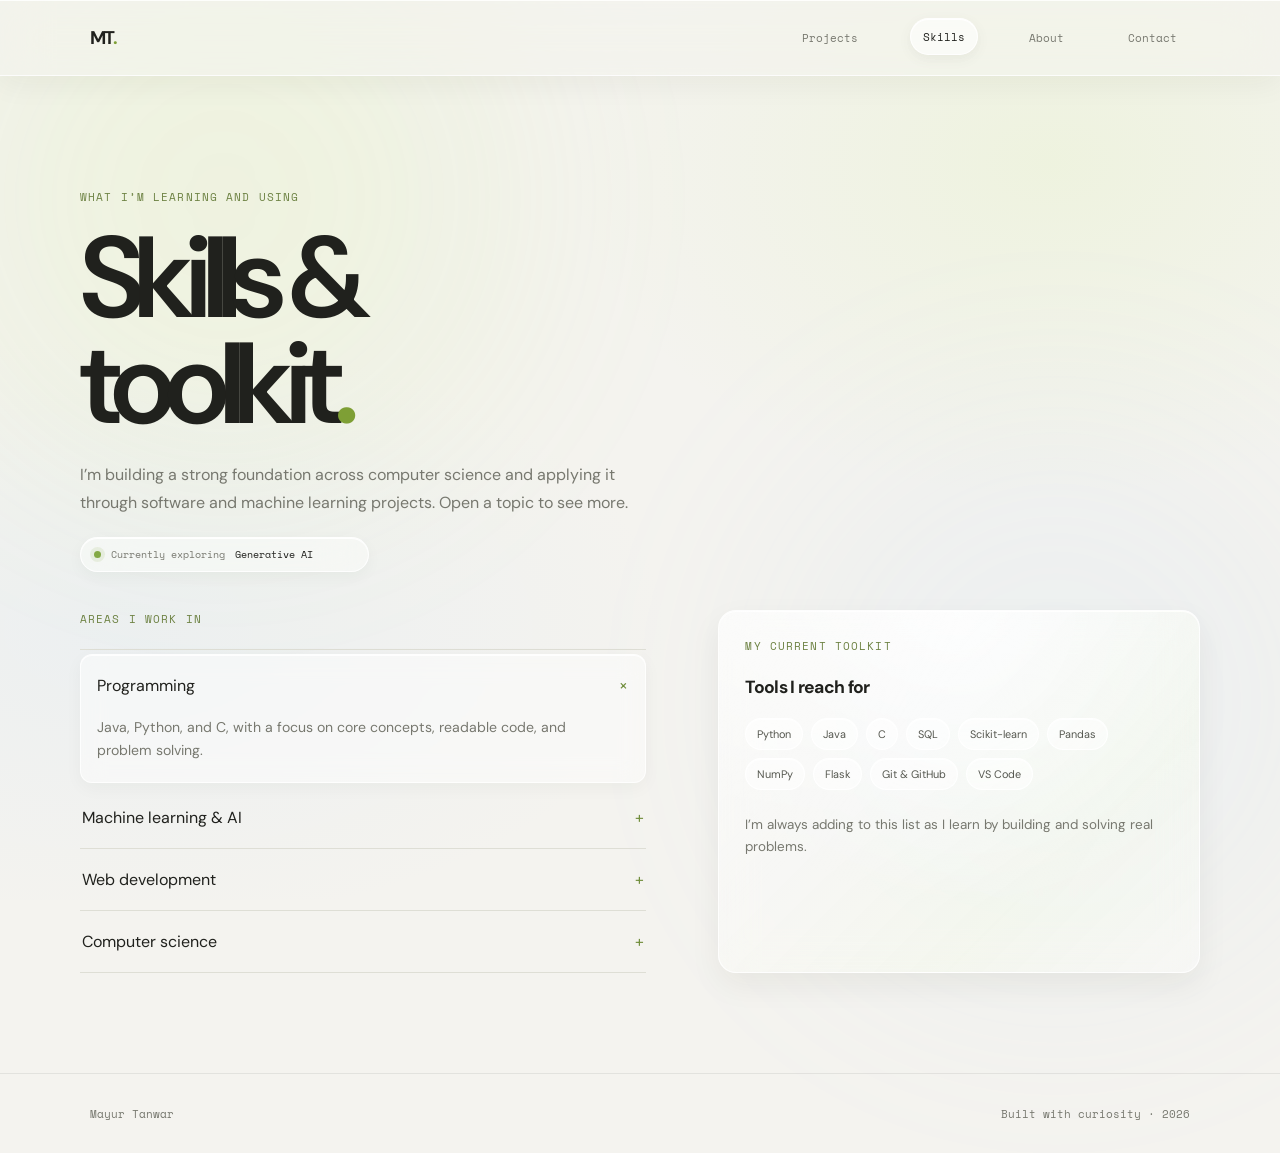
<file: skills.html>
<!DOCTYPE html>
<html lang="en">
<head>
  <meta charset="UTF-8" />
  <meta name="viewport" content="width=device-width, initial-scale=1.0" />
  <meta name="description" content="Skills and tools Mayur Tanwar uses for software development and machine learning." />
  <meta name="theme-color" content="#f4f3ef" />
  <title>Skills — Mayur Tanwar</title>
  <link rel="stylesheet" href="portfolio.css?v=reference-ui" />
</head>
<body>
  <nav class="nav" aria-label="Main navigation">
    <a class="nav-logo" href="index.html" aria-label="Mayur Tanwar home">MT<span>.</span></a>
    <div class="nav-links">
      <a class="nav-link" href="projects.html">Projects</a>
      <a class="nav-link" href="skills.html" aria-current="page">Skills</a>
      <a class="nav-link" href="about.html">About</a>
      <a class="nav-link" href="contact.html">Contact</a>
    </div>
  </nav>
  <main class="page-shell">
    <header class="page-header" data-reveal>
      <p class="eyebrow">What I’m learning and using</p>
      <h1 class="page-title" data-text-effect data-text-effect-delay="0.25">Skills &amp;<br />toolkit<span>.</span></h1>
      <p class="page-intro">I’m building a strong foundation across computer science and applying it through software and machine learning projects. Open a topic to see more.</p>
      <p class="live-note">Currently exploring <span class="rotating-text" data-rotate-text data-phrases="Generative AI|machine learning|software engineering">Generative AI</span></p>
    </header>
    <div class="skills-layout">
      <section aria-label="Skills">
        <p class="eyebrow">Areas I work in</p>
        <div class="skill-list">
          <div class="skill-item is-open">
            <button class="skill-toggle" type="button" aria-expanded="true" aria-controls="skill-programming"><span>Programming</span><span aria-hidden="true">+</span></button>
            <div class="skill-detail" id="skill-programming">Java, Python, and C, with a focus on core concepts, readable code, and problem solving.</div>
          </div>
          <div class="skill-item">
            <button class="skill-toggle" type="button" aria-expanded="false" aria-controls="skill-ai"><span>Machine learning &amp; AI</span><span aria-hidden="true">+</span></button>
            <div class="skill-detail" id="skill-ai" hidden>Exploring data preparation, machine learning workflows, Generative AI, LLMs, and prompt engineering.</div>
          </div>
          <div class="skill-item">
            <button class="skill-toggle" type="button" aria-expanded="false" aria-controls="skill-web"><span>Web development</span><span aria-hidden="true">+</span></button>
            <div class="skill-detail" id="skill-web" hidden>Building practical web applications with HTML, CSS, JavaScript, and Flask.</div>
          </div>
          <div class="skill-item">
            <button class="skill-toggle" type="button" aria-expanded="false" aria-controls="skill-foundations"><span>Computer science</span><span aria-hidden="true">+</span></button>
            <div class="skill-detail" id="skill-foundations" hidden>Strengthening data structures and algorithms, databases, SQL, and software engineering fundamentals.</div>
          </div>
        </div>
      </section>
      <aside class="stack-panel" data-reveal>
        <p class="eyebrow">My current toolkit</p>
        <h2>Tools I reach for</h2>
        <div class="stack-list">
          <span class="tag">Python</span><span class="tag">Java</span><span class="tag">C</span><span class="tag">SQL</span>
          <span class="tag">Scikit-learn</span><span class="tag">Pandas</span><span class="tag">NumPy</span><span class="tag">Flask</span>
          <span class="tag">Git &amp; GitHub</span><span class="tag">VS Code</span>
        </div>
        <p class="skill-note">I’m always adding to this list as I learn by building and solving real problems.</p>
      </aside>
    </div>
  </main>
  <footer class="site-footer"><span>Mayur Tanwar</span><span>Built with curiosity · 2026</span></footer>
  <script src="portfolio.js?v=profile-flip"></script>
  <script src="cursor.js"></script>
  <script src="text-effect.js"></script>
</body>
</html>
</file>
<file: portfolio.css>
@import url("https://fonts.googleapis.com/css2?family=DM+Sans:wght@400;500;600;700&family=Inter:wght@400;500;600;700&family=Space+Mono:wght@400;700&display=swap");

:root {
  color-scheme: light;
  --paper: #f4f3ef;
  --ink: #20211d;
  --muted: #77786f;
  --line: #deded5;
  --accent: #c4f06a;
  --white: #fff;
  --glass-edge: rgb(255 255 255 / 76%);
}

* { box-sizing: border-box; }

html { scroll-behavior: smooth; }

@keyframes liquid-drift {
  0% { border-radius: 46% 54% 60% 40% / 49% 39% 61% 51%; transform: translate3d(0, 0, 0) rotate(-8deg); }
  50% { border-radius: 57% 43% 42% 58% / 42% 58% 42% 58%; transform: translate3d(-12px, 16px, 0) rotate(4deg); }
  100% { border-radius: 40% 60% 55% 45% / 58% 42% 58% 42%; transform: translate3d(10px, -8px, 0) rotate(12deg); }
}

body {
  min-width: 0;
  margin: 0;
  background:
    radial-gradient(ellipse at 82% 18%, rgb(196 240 106 / 12%), transparent 30rem),
    radial-gradient(ellipse at 10% 70%, rgb(179 214 255 / 12%), transparent 34rem),
    var(--paper);
  color: var(--ink);
  font-family: "DM Sans", sans-serif;
  -webkit-font-smoothing: antialiased;
}

body, button, input, textarea { font-family: "DM Sans", sans-serif; }

a { color: inherit; }

::selection { background: var(--accent); color: var(--ink); }

.nav {
  position: sticky;
  z-index: 10;
  top: 0;
  display: flex;
  min-height: 76px;
  align-items: center;
  justify-content: space-between;
  padding: 0 clamp(22px, 7vw, 104px);
  border-bottom: 1px solid var(--glass-edge);
  background: rgb(244 243 239 / 68%);
  box-shadow: 0 8px 30px rgb(34 40 22 / 5%), inset 0 1px 0 rgb(255 255 255 / 80%);
  backdrop-filter: blur(24px) saturate(155%);
  -webkit-backdrop-filter: blur(24px) saturate(155%);
}

.nav-logo {
  font-size: 1.15rem;
  font-weight: 700;
  letter-spacing: -0.08em;
  text-decoration: none;
}

.nav-logo span, .hero-title > span:not(.text-effect-char) { color: #7e9f35; }

.nav-links { display: flex; gap: clamp(18px, 3vw, 42px); }

.nav-link {
  position: relative;
  color: var(--muted);
  font-family: "Space Mono", monospace;
  font-size: 0.7rem;
  text-decoration: none;
  padding: 9px 12px;
  border: 1px solid transparent;
  border-radius: 99px;
  transition: color 180ms ease, background 180ms ease, border-color 180ms ease, transform 180ms ease;
}

.nav-link:hover, .nav-link[aria-current="page"] {
  border-color: rgb(255 255 255 / 85%);
  background: rgb(255 255 255 / 58%);
  box-shadow: inset 0 1px 0 white, 0 4px 14px rgb(34 40 22 / 6%);
  color: var(--ink);
  transform: translateY(-1px);
}

.hero {
  position: relative;
  display: flex;
  min-height: min(760px, calc(100svh - 76px));
  align-items: center;
  padding: 90px clamp(22px, 12vw, 180px);
  overflow: hidden;
}

.hero::before {
  position: absolute;
  top: 13%;
  right: 12%;
  width: clamp(180px, 30vw, 390px);
  aspect-ratio: 1;
  border: 1px solid rgb(255 255 255 / 75%);
  border-radius: 46% 54% 60% 40% / 49% 39% 61% 51%;
  background:
    radial-gradient(ellipse at 32% 26%, rgb(255 255 255 / 90%), transparent 30%),
    radial-gradient(ellipse at 70% 72%, rgb(196 240 106 / 27%), transparent 55%),
    rgb(255 255 255 / 15%);
  box-shadow: inset 12px 12px 36px rgb(255 255 255 / 60%), inset -14px -18px 34px rgb(148 174 106 / 12%), 0 24px 80px rgb(74 92 44 / 10%);
  filter: blur(0.2px);
  animation: liquid-drift 12s ease-in-out infinite alternate;
  content: "";
  pointer-events: none;
  backdrop-filter: blur(5px);
  -webkit-backdrop-filter: blur(5px);
}

.hero::after {
  position: absolute;
  right: 8%;
  bottom: 11%;
  width: clamp(140px, 22vw, 300px);
  aspect-ratio: 1;
  border: 1px solid rgb(32 33 29 / 10%);
  border-radius: 50%;
  box-shadow: 0 0 0 32px rgb(32 33 29 / 2%), 0 0 0 64px rgb(32 33 29 / 2%);
  content: "";
  pointer-events: none;
}

.hero-text { position: relative; z-index: 1; max-width: 760px; }

.hero-kicker, .eyebrow {
  margin: 0 0 22px;
  color: #6d8243;
  font-family: "Space Mono", monospace;
  font-size: 0.7rem;
  letter-spacing: 0.1em;
  text-transform: uppercase;
}

.hero-kicker { display: flex; flex-wrap: wrap; align-items: center; gap: 8px; }
.hero-kicker::before, .live-note::before {
  width: 7px;
  height: 7px;
  flex: 0 0 7px;
  border-radius: 50%;
  background: #83a944;
  box-shadow: 0 0 0 4px rgb(131 169 68 / 13%);
  content: "";
}

.rotating-text {
  display: inline-block;
  min-width: 10ch;
  color: var(--ink);
  transition: opacity 180ms ease, filter 180ms ease, transform 180ms ease;
}

.rotating-text.is-changing { opacity: 0; filter: blur(5px); transform: translateY(4px); }

.live-note {
  display: flex;
  width: fit-content;
  align-items: center;
  gap: 10px;
  margin: 20px 0 0;
  padding: 9px 13px;
  border: 1px solid rgb(255 255 255 / 84%);
  border-radius: 99px;
  background: rgb(255 255 255 / 45%);
  box-shadow: inset 0 1px 0 rgb(255 255 255 / 90%), 0 5px 16px rgb(34 40 22 / 4%);
  color: var(--muted);
  font-family: "Space Mono", monospace;
  font-size: 0.63rem;
  backdrop-filter: blur(16px) saturate(140%);
  -webkit-backdrop-filter: blur(16px) saturate(140%);
}

.hero-title {
  margin: 0;
  font-size: clamp(4.5rem, 12vw, 10.5rem);
  font-weight: 600;
  letter-spacing: -0.095em;
  line-height: 0.87;
}

.hero-desc {
  max-width: 430px;
  margin: 30px 0;
  color: var(--muted);
  font-size: clamp(1rem, 1.5vw, 1.15rem);
  line-height: 1.75;
}

.hero-actions { display: flex; flex-wrap: wrap; gap: 12px; }

.btn-primary, .btn-secondary {
  position: relative;
  overflow: hidden;
  display: inline-flex;
  min-height: 48px;
  align-items: center;
  justify-content: center;
  gap: 18px;
  padding: 0 20px;
  border: 1px solid rgb(255 255 255 / 78%);
  border-radius: 99px;
  font-size: 0.85rem;
  text-decoration: none;
  box-shadow: inset 0 1px 0 rgb(255 255 255 / 36%), 0 7px 22px rgb(34 40 22 / 10%);
  transition: transform 220ms ease, background 220ms ease, color 220ms ease, box-shadow 220ms ease;
  backdrop-filter: blur(18px) saturate(145%);
  -webkit-backdrop-filter: blur(18px) saturate(145%);
}

.btn-primary { background: rgb(32 33 29 / 88%); color: var(--white); }
.btn-secondary { border-color: rgb(255 255 255 / 88%); background: rgb(255 255 255 / 44%); }
.btn-primary::after, .btn-secondary::after {
  position: absolute;
  top: -80%;
  left: -45%;
  width: 35%;
  height: 260%;
  background: linear-gradient(90deg, transparent, rgb(255 255 255 / 38%), transparent);
  content: "";
  transform: rotate(24deg) translateX(-180%);
  transition: transform 650ms cubic-bezier(.2,.7,.2,1);
}
.btn-primary:hover, .btn-secondary:hover { transform: translateY(-3px); box-shadow: inset 0 1px 0 rgb(255 255 255 / 45%), 0 13px 30px rgb(34 40 22 / 14%); }
.btn-primary:hover { background: #41443a; }
.btn-secondary:hover { background: rgb(196 240 106 / 62%); }
.btn-primary:hover::after, .btn-secondary:hover::after { transform: rotate(24deg) translateX(570%); }

.page-shell { width: min(1120px, calc(100% - 48px)); margin: 0 auto; }

.page-header { padding: clamp(64px, 10vw, 112px) 0 38px; }
.page-header .eyebrow { margin-bottom: 20px; }

.page-title {
  max-width: 850px;
  margin: 0;
  font-size: clamp(3.2rem, 9vw, 7.5rem);
  font-weight: 600;
  letter-spacing: -0.085em;
  line-height: 0.92;
}

.page-title > span:not(.text-effect-char) { color: #7e9f35; }

.page-intro {
  max-width: 560px;
  margin: 24px 0 0;
  color: var(--muted);
  font-size: 1rem;
  line-height: 1.75;
}

.filter-list { display: flex; flex-wrap: wrap; gap: 8px; margin: 0 0 26px; }

.filter-button {
  position: relative;
  overflow: hidden;
  padding: 9px 14px;
  border: 1px solid rgb(255 255 255 / 88%);
  border-radius: 99px;
  background: rgb(255 255 255 / 38%);
  color: var(--muted);
  cursor: pointer;
  font-size: 0.78rem;
  box-shadow: inset 0 1px 0 rgb(255 255 255 / 80%), 0 4px 14px rgb(34 40 22 / 4%);
  transition: all 180ms ease;
  backdrop-filter: blur(14px) saturate(145%);
  -webkit-backdrop-filter: blur(14px) saturate(145%);
}

.filter-button:hover, .filter-button[aria-pressed="true"] {
  border-color: rgb(255 255 255 / 65%);
  background: rgb(32 33 29 / 84%);
  box-shadow: inset 0 1px 0 rgb(255 255 255 / 28%), 0 8px 20px rgb(34 40 22 / 12%);
  color: var(--white);
}

.project-grid { display: grid; grid-template-columns: repeat(2, minmax(0, 1fr)); gap: 18px; padding-bottom: 100px; }

.project-card {
  position: relative;
  isolation: isolate;
  overflow: hidden;
  display: flex;
  min-height: 300px;
  flex-direction: column;
  justify-content: space-between;
  padding: clamp(22px, 4vw, 36px);
  border: 1px solid rgb(255 255 255 / 76%);
  border-radius: 18px;
  background: radial-gradient(300px circle at var(--pointer-x, 50%) var(--pointer-y, 0%), rgb(255 255 255 / 77%), transparent 80%), rgb(255 255 255 / 35%);
  box-shadow: inset 0 1px 0 rgb(255 255 255 / 90%), inset 0 -1px 0 rgb(169 181 144 / 13%), 0 10px 32px rgb(34 40 22 / 5%);
  text-decoration: none;
  transition: transform 260ms cubic-bezier(.2,.7,.2,1), background-color 200ms ease, border-color 200ms ease, box-shadow 200ms ease;
  backdrop-filter: blur(18px) saturate(145%);
  -webkit-backdrop-filter: blur(18px) saturate(145%);
}

.project-card::before, .stack-panel::before, .contact-form::before {
  position: absolute;
  inset: 0;
  z-index: -1;
  border-radius: inherit;
  background: linear-gradient(135deg, rgb(255 255 255 / 60%), transparent 38%, rgb(196 240 106 / 7%) 70%, transparent);
  content: "";
  opacity: 0.7;
  pointer-events: none;
}
.project-card:hover { transform: translateY(-6px) scale(1.008); border-color: rgb(183 205 140 / 85%); background-color: rgb(255 255 255 / 67%); box-shadow: inset 0 1px 0 white, 0 20px 46px rgb(34 40 22 / 10%); }
.project-card[hidden] { display: none; }
.project-number, .mono { font-family: "Space Mono", monospace; font-size: 0.72rem; color: var(--muted); }
.project-card h2 { margin: 26px 0 12px; font-size: clamp(1.5rem, 3vw, 2.2rem); letter-spacing: -0.06em; }
.project-card p { max-width: 460px; margin: 0; color: var(--muted); font-size: 0.9rem; line-height: 1.65; }
.project-bottom { display: flex; align-items: end; justify-content: space-between; gap: 16px; margin-top: 32px; }
.tag-list { display: flex; flex-wrap: wrap; gap: 7px; }
.tag { padding: 6px 9px; border: 1px solid rgb(255 255 255 / 86%); border-radius: 99px; background: rgb(255 255 255 / 34%); color: #55574f; font-size: 0.68rem; box-shadow: inset 0 1px 0 rgb(255 255 255 / 72%); }
.card-arrow { font-size: 1.2rem; transition: transform 180ms ease; }
.project-card:hover .card-arrow { transform: translate(3px, -3px); }

.skills-layout { display: grid; grid-template-columns: 1fr 0.85fr; gap: 72px; padding-bottom: 100px; }
.skill-list { border-top: 1px solid var(--line); }
.skill-item { border-bottom: 1px solid var(--line); transition: padding 180ms ease; }
.skill-item.is-open {
  margin: 4px 0;
  padding: 0 14px;
  border: 1px solid rgb(255 255 255 / 78%);
  border-radius: 12px;
  background: rgb(255 255 255 / 44%);
  box-shadow: inset 0 1px 0 rgb(255 255 255 / 85%), 0 5px 18px rgb(34 40 22 / 4%);
  backdrop-filter: blur(12px);
  -webkit-backdrop-filter: blur(12px);
}
.skill-toggle {
  display: flex;
  width: 100%;
  align-items: center;
  justify-content: space-between;
  padding: 20px 2px;
  border: 0;
  background: transparent;
  color: var(--ink);
  cursor: pointer;
  text-align: left;
  font-size: 1rem;
}
.skill-toggle span:last-child { color: #718e3c; transition: transform 180ms ease; }
.skill-toggle[aria-expanded="true"] span:last-child { transform: rotate(45deg); }
.skill-detail { padding: 0 24px 20px 2px; color: var(--muted); font-size: 0.88rem; line-height: 1.65; }
.skill-detail[hidden] { display: none; }
.stack-panel {
  position: relative;
  isolation: isolate;
  overflow: hidden;
  padding: 26px;
  border: 1px solid rgb(255 255 255 / 76%);
  border-radius: 18px;
  background: radial-gradient(300px circle at var(--pointer-x, 50%) var(--pointer-y, 0%), rgb(255 255 255 / 75%), transparent 80%), rgb(255 255 255 / 36%);
  box-shadow: inset 0 1px 0 rgb(255 255 255 / 90%), 0 12px 32px rgb(34 40 22 / 6%);
  backdrop-filter: blur(18px) saturate(145%);
  -webkit-backdrop-filter: blur(18px) saturate(145%);
}
.project-card::before, .stack-panel::before, .contact-form::before { z-index: 0; }
.project-card > *, .stack-panel > *, .contact-form > * { position: relative; z-index: 1; }
.stack-panel h2 { margin: 0 0 20px; font-size: 1.1rem; letter-spacing: -0.04em; }
.stack-list { display: flex; flex-wrap: wrap; gap: 8px; }
.stack-list .tag { padding: 8px 11px; }
.skill-note { margin: 24px 0 0; color: var(--muted); font-size: 0.84rem; line-height: 1.65; }

.about-layout { display: grid; grid-template-columns: 0.7fr 1.3fr; gap: 80px; align-items: start; padding-bottom: 100px; }
.about-photo { width: 100%; max-height: 470px; aspect-ratio: 4 / 5; border: 1px solid rgb(255 255 255 / 85%); border-radius: 18px; object-fit: cover; filter: grayscale(100%); box-shadow: 0 16px 42px rgb(34 40 22 / 10%); transition: filter 350ms ease, transform 350ms ease; }
.about-photo:hover { filter: grayscale(25%); transform: translateY(-4px) rotate(-0.5deg); }
.about-copy { color: var(--muted); font-size: 0.98rem; line-height: 1.85; }
.about-copy p { margin: 0 0 18px; }
.social-links { display: flex; flex-wrap: wrap; gap: 20px; margin-top: 28px; }
.text-link { text-decoration-color: #9eb76b; text-underline-offset: 5px; }
.text-link:hover { color: #718e3c; }
.timeline { margin-top: 44px; border-top: 1px solid var(--line); }
.timeline-row { display: grid; grid-template-columns: 110px 1fr; gap: 20px; padding: 18px 0; border-bottom: 1px solid var(--line); }
.timeline-row p { margin: 0; color: var(--muted); line-height: 1.6; }
.timeline-row strong { color: var(--ink); font-weight: 600; }

.contact-layout { display: grid; grid-template-columns: 1fr 1fr; gap: 80px; padding-bottom: 100px; }
.contact-copy { color: var(--muted); font-size: 1rem; line-height: 1.75; }
.contact-email { display: inline-block; margin-top: 14px; font-size: clamp(1rem, 2vw, 1.3rem); text-underline-offset: 6px; }
.contact-form {
  position: relative;
  isolation: isolate;
  overflow: hidden;
  display: grid;
  gap: 18px;
  padding: clamp(22px, 4vw, 36px);
  border: 1px solid rgb(255 255 255 / 82%);
  border-radius: 20px;
  background: radial-gradient(360px circle at var(--pointer-x, 50%) var(--pointer-y, 0%), rgb(255 255 255 / 78%), transparent 82%), rgb(255 255 255 / 40%);
  box-shadow: inset 0 1px 0 rgb(255 255 255 / 92%), 0 14px 40px rgb(34 40 22 / 7%);
  backdrop-filter: blur(20px) saturate(145%);
  -webkit-backdrop-filter: blur(20px) saturate(145%);
}
.form-field { display: grid; gap: 8px; }
.form-field label { font-family: "Space Mono", monospace; font-size: 0.7rem; }
.form-field input, .form-field textarea {
  width: 100%;
  padding: 12px 14px;
  border: 1px solid rgb(255 255 255 / 88%);
  border-radius: 10px;
  outline: 0;
  background: rgb(255 255 255 / 36%);
  color: var(--ink);
  font-size: 0.95rem;
  box-shadow: inset 0 1px 3px rgb(34 40 22 / 4%);
  transition: background 180ms ease, border-color 180ms ease, box-shadow 180ms ease;
}
.form-field textarea { min-height: 110px; resize: vertical; }
.form-field input:focus, .form-field textarea:focus { border-color: #9ab75e; background: rgb(255 255 255 / 68%); box-shadow: 0 0 0 3px rgb(154 183 94 / 16%); }
.contact-form .btn-primary { width: fit-content; cursor: pointer; }
.form-status { min-height: 1.5em; margin: 0; color: #5c7434; font-size: 0.82rem; }

.site-footer {
  display: flex;
  min-height: 80px;
  align-items: center;
  justify-content: space-between;
  gap: 12px;
  padding: 18px clamp(22px, 7vw, 104px);
  border-top: 1px solid rgb(32 33 29 / 8%);
  color: var(--muted);
  font-family: "Space Mono", monospace;
  font-size: 0.66rem;
}

.site-footer a { padding: 8px 12px; border: 1px solid rgb(255 255 255 / 80%); border-radius: 99px; background: rgb(255 255 255 / 40%); text-decoration: none; transition: background 180ms ease, transform 180ms ease; }
.site-footer a:hover { transform: translateY(-2px); background: rgb(255 255 255 / 76%); }
.legacy-section { display: none !important; }
.hero-grid, .glow-violet, .glow-cyan, .cube-wrap-1, .cube-wrap-2, .cube-wrap-3, .scroll-cue { display: none; }
.hero-title { text-transform: none; background: none; -webkit-text-fill-color: currentColor; }
.hero-title > span:not(.text-effect-char) { -webkit-text-fill-color: #7e9f35; }
.hero-kicker { color: #6d8243; }
.nav-logo { color: var(--ink); }

[data-reveal] { opacity: 0; transform: translateY(20px) scale(0.99); transition: opacity 650ms cubic-bezier(.2,.7,.2,1) var(--reveal-delay, 0ms), transform 650ms cubic-bezier(.2,.7,.2,1) var(--reveal-delay, 0ms); }
[data-reveal].is-visible { opacity: 1; transform: translateY(0); }

@media (max-width: 700px) {
  .nav { min-height: 68px; padding-right: 20px; padding-left: 20px; }
  .nav-links { gap: 4px; }
  .nav-link { padding: 8px 7px; font-size: 0.58rem; }
  .hero { min-height: calc(86svh - 68px); padding: 70px 26px; }
  .hero::before { top: 10%; right: -14%; width: 190px; opacity: 0.72; }
  .hero::after { right: -12%; }
  .hero-title { position: relative; }
  .project-grid, .skills-layout, .about-layout, .contact-layout { grid-template-columns: 1fr; gap: 32px; }
  .project-card { min-height: 270px; }
  .about-photo { max-height: 360px; aspect-ratio: 5 / 4; }
  .site-footer { align-items: flex-start; flex-direction: column; justify-content: center; padding-right: 24px; padding-left: 24px; }
}

@media (prefers-reduced-motion: reduce) {
  *, *::before, *::after { scroll-behavior: auto !important; transition-duration: 0.01ms !important; animation-duration: 0.01ms !important; }
  [data-reveal] { opacity: 1; transform: none; }
}

:root {
  color-scheme: dark;
  --paper: #0b0d12;
  --ink: #ffffff;
  --muted: #94a3b8;
  --line: rgb(148 163 184 / 14%);
  --accent: #00f2fe;
  --white: #ffffff;
  --glass-edge: rgb(255 255 255 / 8%);
  --aurora-indigo: rgb(26 27 53 / 65%);
  --aurora-violet: rgb(34 22 51 / 65%);
  --accent-glow: rgb(0 242 254 / 35%);
}

html { scroll-padding-top: 88px; }

body {
  position: relative;
  isolation: isolate;
  background-color: var(--paper);
  background-image:
    radial-gradient(ellipse at 82% 10%, rgb(83 69 151 / 13%), transparent 34rem),
    radial-gradient(ellipse at 5% 56%, rgb(30 132 154 / 8%), transparent 32rem),
    linear-gradient(rgb(148 163 184 / 3%) 1px, transparent 1px),
    linear-gradient(90deg, rgb(148 163 184 / 3%) 1px, transparent 1px);
  background-size: auto, auto, 56px 56px, 56px 56px;
  background-attachment: fixed;
  color: var(--ink);
  font-family: "Inter", "DM Sans", sans-serif;
}

body::before,
body::after {
  position: fixed;
  z-index: -1;
  width: min(45vw, 680px);
  aspect-ratio: 1;
  border-radius: 50%;
  content: "";
  filter: blur(120px);
  opacity: 0.72;
  pointer-events: none;
  animation: aurora-drift 18s ease-in-out infinite alternate;
  will-change: transform;
}

body::before {
  top: -18%;
  left: -12%;
  background: var(--aurora-indigo);
}

body::after {
  right: -12%;
  bottom: -20%;
  background: var(--aurora-violet);
  animation-delay: -9s;
}

@keyframes aurora-drift {
  0% { transform: translate3d(0, 0, 0) scale(1); }
  100% { transform: translate3d(5vw, 4vh, 0) scale(1.12); }
}

.nav {
  border-color: var(--glass-edge);
  background: rgb(11 13 18 / 72%);
  box-shadow: 0 8px 30px rgb(0 0 0 / 24%), inset 0 1px 0 rgb(255 255 255 / 4%);
}

.nav-logo { color: var(--ink); }
.nav-logo span, .hero-title > span:not(.text-effect-char), .page-title > span:not(.text-effect-char), .section-title > span:not(.text-effect-char) { color: var(--accent); }
.nav-link { color: var(--muted); }
.nav-link:hover, .nav-link[aria-current="page"] {
  border-color: rgb(0 242 254 / 24%);
  background: rgb(0 242 254 / 7%);
  box-shadow: inset 0 1px 0 rgb(255 255 255 / 4%), 0 0 18px rgb(0 242 254 / 7%);
  color: var(--accent);
}

.hero {
  display: grid;
  min-height: min(860px, calc(100svh - 76px));
  grid-template-columns: minmax(0, 1.05fr) minmax(320px, 0.95fr);
  gap: clamp(24px, 5vw, 72px);
  align-items: center;
  padding: clamp(96px, 12vw, 150px) clamp(24px, 9vw, 140px) 118px;
  border: 0;
  background: radial-gradient(ellipse at 76% 45%, rgb(53 94 166 / 10%), transparent 36rem);
}

.hero::before, .hero::after { content: none; }
.hero-grid {
  position: absolute;
  inset: 0;
  display: block;
  background: linear-gradient(90deg, transparent 49.9%, rgb(149 178 221 / 5%) 50%, transparent 50.1%);
  opacity: 0.65;
  pointer-events: none;
}

.hero-text { z-index: 1; max-width: 680px; }
.hero-kicker, .eyebrow { color: var(--accent); }
.hero-kicker::before, .live-note::before, .status-dot {
  background: var(--accent);
  box-shadow: 0 0 0 4px rgb(0 242 254 / 10%), 0 0 16px rgb(0 242 254 / 42%);
}
.rotating-text { color: var(--white); }

.hero-title {
  font-size: clamp(5rem, 11vw, 9.5rem);
  letter-spacing: -0.085em;
  font-weight: 600;
  background: linear-gradient(125deg, #ffffff 20%, #d8dced 56%, #00f2fe 105%);
  -webkit-background-clip: text;
  background-clip: text;
  -webkit-text-fill-color: transparent;
}
.hero-title > span:not(.text-effect-char) { -webkit-text-fill-color: var(--accent); }
.hero-desc { color: var(--muted); }

.hero-visual {
  position: relative;
  z-index: 1;
  width: 100%;
  min-height: 430px;
  aspect-ratio: 1;
  border: 1px solid rgb(139 170 218 / 12%);
  border-radius: 50%;
  background:
    radial-gradient(circle at 50% 50%, rgb(0 242 254 / 12%), transparent 55%),
    radial-gradient(circle at 50% 50%, rgb(26 27 53 / 30%), transparent 72%);
  box-shadow: 0 0 100px rgb(83 69 151 / 12%), inset 0 0 80px rgb(0 242 254 / 5%);
  overflow: hidden;
}
.hero-visual::before, .hero-visual::after {
  position: absolute;
  inset: 9%;
  border: 1px solid rgb(133 167 213 / 9%);
  border-radius: 50%;
  content: "";
  pointer-events: none;
}
.hero-visual::after { inset: 20%; border-style: dashed; opacity: 0.55; }
#hero-canvas { position: absolute; inset: 0; width: 100%; height: 100%; }
.visual-caption, .visual-coordinate {
  position: absolute;
  z-index: 1;
  color: #a9bad2;
  font-family: "Space Mono", monospace;
  font-size: 0.57rem;
  letter-spacing: 0.12em;
}
.visual-caption { right: 12%; bottom: 17%; left: 12%; display: flex; align-items: center; gap: 10px; white-space: nowrap; }
.visual-caption span:last-child { margin-left: auto; color: #677b99; }
.status-dot { width: 6px; height: 6px; flex: 0 0 6px; border-radius: 50%; }
.visual-coordinate { top: 17%; right: 10%; color: #667b9a; line-height: 1.7; text-align: right; }
.live-note { border-color: rgb(145 177 220 / 13%); background: rgb(15 23 37 / 70%); box-shadow: inset 0 1px 0 rgb(255 255 255 / 4%); color: var(--muted); }
.live-note span { color: var(--ink); }

.btn-primary, .btn-secondary {
  border-color: rgb(177 201 231 / 14%);
  box-shadow: inset 0 1px 0 rgb(255 255 255 / 7%), 0 8px 25px rgb(0 0 0 / 20%);
}
.btn-primary { background: var(--accent); color: #06120f; font-weight: 700; }
.btn-secondary { background: rgb(255 255 255 / 4%); color: var(--ink); }
.btn-primary::after, .btn-secondary::after { background: linear-gradient(90deg, transparent, rgb(255 255 255 / 48%), transparent); }
.btn-primary:hover { background: #9af9e9; }
.btn-secondary:hover { background: rgb(115 242 221 / 10%); }

.scroll-cue {
  position: absolute;
  bottom: 28px;
  left: 50%;
  display: flex;
  align-items: center;
  gap: 10px;
  color: #70819b;
  font-family: "Space Mono", monospace;
  font-size: 0.6rem;
  letter-spacing: 0.12em;
  text-decoration: none;
  text-transform: uppercase;
}
.scroll-cue i { width: 28px; height: 1px; background: var(--accent); }

.page-shell { width: min(1120px, calc(100% - 48px)); }
.page-header { padding-top: clamp(72px, 9vw, 112px); }
.page-title { background: linear-gradient(125deg, #ffffff 18%, #d8dced 65%, #00f2fe 115%); -webkit-background-clip: text; background-clip: text; -webkit-text-fill-color: transparent; }
.page-title > span:not(.text-effect-char) { -webkit-text-fill-color: var(--accent); }
.page-intro { color: var(--muted); }
.filter-button { border-color: var(--glass-edge); background: rgb(255 255 255 / 3%); color: var(--muted); box-shadow: inset 0 1px 0 rgb(255 255 255 / 3%); }
.filter-button:hover, .filter-button[aria-pressed="true"] { border-color: rgb(0 242 254 / 28%); background: rgb(0 242 254 / 10%); color: var(--accent); box-shadow: 0 0 18px rgb(0 242 254 / 7%); }
.project-card, .stack-panel, .contact-form {
  border-color: var(--glass-edge);
  background: radial-gradient(360px circle at var(--pointer-x, 50%) var(--pointer-y, 0%), rgb(0 242 254 / 7%), transparent 78%), rgb(255 255 255 / 3%);
  box-shadow: 0 8px 32px rgb(0 0 0 / 37%), inset 0 1px 1px rgb(255 255 255 / 5%), inset 0 -1px 0 rgb(0 0 0 / 38%);
  backdrop-filter: blur(24px) saturate(180%);
  -webkit-backdrop-filter: blur(24px) saturate(180%);
}
.project-card::before, .stack-panel::before, .contact-form::before { background: linear-gradient(135deg, rgb(255 255 255 / 5%), transparent 38%, rgb(0 242 254 / 4%) 70%, transparent); }
.project-card:hover, .stack-panel:hover, .home-stack-panel:hover, .contact-form:focus-within {
  transform: translateY(-4px);
  border-color: rgb(0 242 254 / 24%);
  box-shadow: 0 12px 40px rgb(0 242 254 / 8%), inset 0 1px 2px rgb(255 255 255 / 10%), inset 0 -1px 0 rgb(0 0 0 / 42%);
}
.project-number, .mono { color: #8d9eb7; }
.project-card p, .skill-note, .timeline-row p, .about-copy, .contact-copy { color: var(--muted); }
.tag { border-color: rgb(255 255 255 / 8%); background: rgb(255 255 255 / 4%); color: #cbd5e1; box-shadow: inset 0 1px 0 rgb(255 255 255 / 5%), inset 0 -1px 0 rgb(0 0 0 / 30%); }
.skill-list, .skill-item, .timeline, .timeline-row { border-color: var(--line); }
.skill-item.is-open { border-color: var(--glass-edge); background: rgb(255 255 255 / 3%); box-shadow: 0 8px 24px rgb(0 0 0 / 28%), inset 0 1px 1px rgb(255 255 255 / 5%), inset 0 -1px 0 rgb(0 0 0 / 35%); }
.skill-toggle { color: var(--ink); }
.skill-toggle span:last-child { color: var(--accent); }
.skill-detail { color: var(--muted); }
.timeline-row strong { color: var(--ink); }
.about-photo { border-color: var(--glass-edge); filter: grayscale(40%); box-shadow: 0 8px 32px rgb(0 0 0 / 37%), inset 0 1px 1px rgb(255 255 255 / 5%); }
.about-photo:hover { filter: grayscale(10%); transform: translateY(-4px); box-shadow: 0 12px 40px rgb(0 242 254 / 9%), 0 8px 32px rgb(0 0 0 / 37%); }
.text-link { text-decoration-color: rgb(0 242 254 / 55%); }
.text-link:hover { color: var(--accent); }
.form-field label { color: #d3deee; }
.form-field input, .form-field textarea { border-color: rgb(255 255 255 / 9%); background: rgb(7 9 14 / 58%); color: var(--ink); box-shadow: inset 0 1px 3px rgb(0 0 0 / 38%); }
.form-field input:focus, .form-field textarea:focus { border-color: rgb(0 242 254 / 58%); background: rgb(7 9 14 / 88%); box-shadow: 0 0 0 3px rgb(0 242 254 / 10%); }
.form-status { color: var(--accent); }
.site-footer { border-color: var(--line); color: #8999b1; }
.site-footer a { border-color: var(--glass-edge); background: rgb(255 255 255 / 3%); }
.site-footer a:hover { background: rgb(0 242 254 / 9%); }

.home-section {
  width: min(1180px, calc(100% - 48px));
  margin: 0 auto;
  padding: clamp(82px, 11vw, 142px) 0;
  border-top: 1px solid var(--line);
}
.section-heading { display: flex; align-items: end; justify-content: space-between; gap: 24px; margin-bottom: 42px; }
.section-heading .eyebrow, .home-about .eyebrow { margin-bottom: 16px; }
.section-title { margin: 0; font-size: clamp(2.8rem, 6vw, 5.2rem); letter-spacing: -0.075em; }
.section-heading > .text-link { flex: 0 0 auto; margin-bottom: 9px; font-size: 0.85rem; }
.home-project-grid { display: grid; grid-template-columns: repeat(3, minmax(0, 1fr)); gap: 16px; }
.home-project-grid .project-card { min-height: 310px; padding: 24px; }
.home-card-top { display: flex; align-items: center; justify-content: space-between; gap: 12px; }
.home-card-top .project-number { font-size: 0.61rem; letter-spacing: 0.07em; }
.home-project-grid .project-card h3 { margin: 38px 0 12px; font-size: clamp(1.35rem, 2.4vw, 1.8rem); letter-spacing: -0.055em; }
.home-project-grid .project-card p { margin: 0; }
.home-project-grid .project-bottom { margin-top: 24px; }
.home-project-grid .tag { font-size: 0.62rem; }
.card-arrow { color: var(--accent); }

.home-about { display: grid; grid-template-columns: 1fr 0.8fr; align-items: center; gap: clamp(36px, 8vw, 110px); }
.home-about-copy > p:not(.eyebrow) { max-width: 520px; margin: 22px 0; color: var(--muted); font-size: 1rem; line-height: 1.85; }
.home-about-copy .text-link { display: inline-block; margin-top: 10px; }
.home-stack-panel { padding: clamp(24px, 4vw, 38px); border: 1px solid var(--glass-edge); border-radius: 18px; background: radial-gradient(300px circle at var(--pointer-x, 50%) var(--pointer-y, 0%), rgb(0 242 254 / 7%), transparent 80%), rgb(255 255 255 / 3%); box-shadow: 0 8px 32px rgb(0 0 0 / 37%), inset 0 1px 1px rgb(255 255 255 / 5%), inset 0 -1px 0 rgb(0 0 0 / 38%); backdrop-filter: blur(24px) saturate(180%); -webkit-backdrop-filter: blur(24px) saturate(180%); transition: transform 220ms ease, border-color 220ms ease, box-shadow 220ms ease; }
.home-stack-panel .eyebrow { margin-bottom: 18px; }
.home-stack-panel h3 { margin: 0 0 22px; font-size: 1.35rem; letter-spacing: -0.04em; }
.home-stack-panel .tag { padding: 8px 11px; }

.home-cta {
  position: relative;
  overflow: hidden;
  padding: clamp(78px, 10vw, 128px) 24px;
  border-top: 1px solid var(--line);
  background: radial-gradient(ellipse at 50% 100%, rgb(52 112 139 / 15%), transparent 50%);
  text-align: center;
}
.home-cta .eyebrow { margin-bottom: 18px; }
.home-cta h2 { margin: 0 0 32px; font-size: clamp(3rem, 8vw, 6.7rem); letter-spacing: -0.08em; line-height: 0.98; }
.home-cta h2 span { color: var(--accent); }

.live-note {
  border-color: var(--glass-edge);
  background: rgb(255 255 255 / 3%);
  box-shadow: 0 8px 24px rgb(0 0 0 / 24%), inset 0 1px 1px rgb(255 255 255 / 5%);
  backdrop-filter: blur(24px) saturate(180%);
  -webkit-backdrop-filter: blur(24px) saturate(180%);
}

.btn-primary, .btn-secondary {
  border-color: rgb(255 255 255 / 10%);
  box-shadow: 0 8px 24px rgb(0 0 0 / 30%), inset 0 1px 1px rgb(255 255 255 / 10%), inset 0 -1px 0 rgb(0 0 0 / 24%);
}

.btn-primary { background: var(--accent); color: #041216; }
.btn-secondary { background: rgb(255 255 255 / 4%); }
.btn-primary:hover { background: #54f7ff; box-shadow: 0 0 20px var(--accent-glow), 0 12px 30px rgb(0 0 0 / 32%), inset 0 1px 2px rgb(255 255 255 / 20%); }
.btn-secondary:hover { border-color: rgb(0 242 254 / 24%); background: rgb(0 242 254 / 9%); box-shadow: 0 0 20px rgb(0 242 254 / 8%), inset 0 1px 2px rgb(255 255 255 / 8%); }

.project-details-inner { border-color: rgb(255 255 255 / 7%); }
.project-more { text-shadow: 0 0 18px rgb(0 242 254 / 20%); }
.disclosure-icon { border-color: rgb(0 242 254 / 24%); }
.project-disclosure-trigger:hover .disclosure-icon { background: rgb(0 242 254 / 10%); }
.project-disclosure-trigger[aria-expanded="true"] .disclosure-icon { background: var(--accent); color: #041216; box-shadow: 0 0 18px rgb(0 242 254 / 22%); }
.project-disclosure-trigger:hover .project-art { border-color: rgb(0 242 254 / 32%); }

.custom-cursor__ring { border-color: rgb(0 242 254 / 78%); background: rgb(0 242 254 / 5%); box-shadow: 0 0 22px rgb(0 242 254 / 12%); }
.custom-cursor__dot { background: var(--accent); box-shadow: 0 0 12px rgb(0 242 254 / 70%); }
.custom-cursor.is-hovering .custom-cursor__ring { border-color: rgb(0 242 254 / 55%); background: rgb(0 242 254 / 12%); }

@media (max-width: 700px) {
  body::before, body::after { width: 75vw; filter: blur(90px); opacity: 0.5; }
}

[data-reveal] { transform: translateY(24px); }
[data-reveal].is-visible { transform: translateY(0); }

@media (max-width: 820px) {
  .hero { grid-template-columns: 1fr 0.8fr; padding-right: 7vw; padding-left: 7vw; }
  .hero-visual { min-height: 340px; }
  .home-project-grid { grid-template-columns: repeat(2, minmax(0, 1fr)); }
  .home-project-grid .project-card:last-child { grid-column: 1 / -1; }
}

@media (max-width: 700px) {
  .hero { min-height: 0; grid-template-columns: 1fr; gap: 24px; padding: 72px 24px 80px; }
  .hero-text { z-index: 2; }
  .hero-title { font-size: clamp(4.5rem, 18vw, 7rem); }
  .hero-visual { position: absolute; top: 18%; right: -24%; width: 72%; min-height: 0; opacity: 0.54; }
  .visual-caption, .visual-coordinate { display: none; }
  .scroll-cue { left: 24px; transform: none; }
  .home-section { width: calc(100% - 40px); padding: 64px 0; }
  .page-header { padding-top: 56px; padding-bottom: 28px; }
  .section-heading { align-items: flex-start; flex-direction: column; gap: 18px; }
  .home-project-grid { grid-template-columns: 1fr; }
  .home-project-grid .project-card:last-child { grid-column: auto; }
  .home-project-grid .project-card { min-height: 260px; }
  .home-about { grid-template-columns: 1fr; gap: 34px; }
  .site-footer { align-items: flex-start; flex-direction: column; justify-content: center; }
}

@media (prefers-reduced-motion: reduce) {
  body::before, body::after { animation: none; }
  .project-card, .stack-panel, .home-stack-panel, .contact-form, .about-photo { transition: none; }
  .hero-visual { animation: none; }
}

.has-custom-cursor,
.has-custom-cursor a,
.has-custom-cursor button,
.has-custom-cursor input,
.has-custom-cursor textarea,
.has-custom-cursor select,
.has-custom-cursor [role="button"] {
  cursor: none !important;
}

.custom-cursor {
  position: fixed;
  top: 0;
  left: 0;
  z-index: 9999;
  width: 1px;
  height: 1px;
  opacity: 0;
  pointer-events: none;
  transition: opacity 160ms ease;
  will-change: transform;
}

.custom-cursor.is-visible { opacity: 1; }

.custom-cursor__ring,
.custom-cursor__dot {
  position: absolute;
  top: 0;
  left: 0;
  display: block;
  border-radius: 50%;
  transform: translate(-50%, -50%);
}

.custom-cursor__ring {
  width: 34px;
  height: 34px;
  border: 1px solid rgb(115 242 221 / 78%);
  background: rgb(115 242 221 / 5%);
  box-shadow: 0 0 22px rgb(115 242 221 / 12%);
  transition: width 180ms ease, height 180ms ease, border-color 180ms ease, background 180ms ease, transform 180ms ease;
}

.custom-cursor__dot {
  width: 4px;
  height: 4px;
  background: var(--accent);
  box-shadow: 0 0 12px rgb(115 242 221 / 70%);
}

.custom-cursor.is-hovering .custom-cursor__ring {
  width: 48px;
  height: 48px;
  border-color: rgb(115 242 221 / 55%);
  background: rgb(115 242 221 / 12%);
}

.custom-cursor.is-pressed .custom-cursor__ring {
  transform: translate(-50%, -50%) scale(0.78);
}

@media (hover: none), (pointer: coarse), (prefers-reduced-motion: reduce) {
  .custom-cursor, .has-custom-cursor,
  .has-custom-cursor a, .has-custom-cursor button,
  .has-custom-cursor input, .has-custom-cursor textarea,
  .has-custom-cursor select, .has-custom-cursor [role="button"] {
    display: none;
    cursor: auto !important;
  }
}

.disclosure-card {
  display: flex;
  min-height: 0;
  flex-direction: column;
  justify-content: flex-start;
  padding: 0;
}

.disclosure-card::before { pointer-events: none; }

.project-disclosure-trigger {
  display: flex;
  width: 100%;
  flex: 1;
  flex-direction: column;
  padding: 12px 12px 0;
  border: 0;
  background: transparent;
  color: inherit;
  cursor: pointer;
  text-align: left;
  font: inherit;
}

.project-disclosure-trigger:focus-visible {
  outline: 2px solid var(--accent);
  outline-offset: -3px;
  border-radius: inherit;
}

.project-art {
  position: relative;
  isolation: isolate;
  display: block;
  width: 100%;
  height: 172px;
  flex: 0 0 172px;
  overflow: hidden;
  border: 1px solid rgb(158 189 223 / 15%);
  border-radius: 12px;
  background-color: #111b29;
  background-image:
    linear-gradient(rgb(147 174 211 / 6%) 1px, transparent 1px),
    linear-gradient(90deg, rgb(147 174 211 / 6%) 1px, transparent 1px);
  background-size: 24px 24px;
}

.project-art::before {
  position: absolute;
  z-index: -1;
  inset: 0;
  background: radial-gradient(ellipse at 50% 100%, var(--art-glow, rgb(115 242 221 / 15%)), transparent 68%);
  content: "";
}

.project-art-label, .project-art-caption {
  position: absolute;
  left: 14px;
  color: rgb(207 220 238 / 76%);
  font-family: "Space Mono", monospace;
  font-size: 0.55rem;
  letter-spacing: 0.12em;
}
.project-art-label { top: 13px; }
.project-art-caption { right: 14px; bottom: 13px; display: flex; justify-content: space-between; gap: 14px; }
.project-art-caption b { color: var(--art-color, var(--accent)); font-weight: 400; }

.project-art--sales { --art-color: #78ebcf; --art-glow: rgb(55 217 171 / 19%); background-color: #0e201f; }
.art-bars {
  position: absolute;
  right: 20%;
  bottom: 35px;
  left: 20%;
  display: flex;
  height: 78px;
  align-items: end;
  justify-content: center;
  gap: 9px;
}
.art-bars i { width: 12%; height: 43%; border: 1px solid rgb(120 235 207 / 54%); background: linear-gradient(0deg, rgb(120 235 207 / 6%), rgb(120 235 207 / 37%)); box-shadow: 0 0 18px rgb(120 235 207 / 10%); }
.art-bars i:nth-child(2) { height: 69%; }
.art-bars i:nth-child(3) { height: 55%; }
.art-bars i:nth-child(4) { height: 92%; background: linear-gradient(0deg, rgb(120 235 207 / 12%), rgb(120 235 207 / 56%)); }
.art-bars i:nth-child(5) { height: 76%; }

.project-art--car { --art-color: #91b7ff; --art-glow: rgb(91 137 245 / 22%); background-color: #111a2b; }
.art-orbit { position: absolute; top: 50%; left: 50%; width: 106px; height: 106px; border: 1px solid rgb(145 183 255 / 28%); border-radius: 50%; transform: translate(-50%, -50%); }
.art-orbit::before, .art-orbit::after { position: absolute; inset: 15px -12px; border: 1px solid rgb(145 183 255 / 31%); border-radius: 50%; content: ""; transform: rotate(38deg); }
.art-orbit::after { transform: rotate(-38deg); }
.art-orbit i { position: absolute; top: 50%; left: 50%; width: 7px; height: 7px; border-radius: 50%; background: #91b7ff; box-shadow: 0 0 14px #91b7ff; }
.art-orbit i:nth-child(2) { top: 13%; left: 23%; width: 4px; height: 4px; }
.art-orbit i:nth-child(3) { top: 75%; left: 83%; width: 5px; height: 5px; }
.art-data { position: absolute; top: 50%; left: 50%; color: #a4bbdc; font-family: "Space Mono", monospace; font-size: 0.53rem; line-height: 1.7; letter-spacing: 0.12em; text-align: center; transform: translate(-50%, -50%); }
.art-data b { color: #dce8f8; font-size: 0.63rem; font-weight: 400; }

.project-art--planner { --art-color: #e6bb7c; --art-glow: rgb(222 164 93 / 20%); background-color: #211a18; }
.art-calendar { position: absolute; top: 50%; left: 50%; display: grid; width: 144px; grid-template-columns: repeat(3, 1fr); gap: 7px; transform: translate(-50%, -50%); }
.art-calendar i { height: 22px; border: 1px solid rgb(230 187 124 / 24%); border-radius: 4px; background: rgb(230 187 124 / 5%); }
.art-calendar i:nth-child(2), .art-calendar i:nth-child(6), .art-calendar i:nth-child(8) { border-color: rgb(230 187 124 / 56%); background: rgb(230 187 124 / 22%); }

.project-art--meddoc { --art-color: #83d8e6; --art-glow: rgb(68 186 203 / 20%); background-color: #102127; }
.art-document { position: absolute; top: 50%; left: 50%; display: flex; width: 72px; height: 88px; flex-direction: column; justify-content: center; gap: 9px; padding: 14px; border: 1px solid rgb(131 216 230 / 54%); border-radius: 7px; background: linear-gradient(145deg, rgb(131 216 230 / 14%), rgb(12 27 33 / 90%)); box-shadow: 0 0 40px rgb(68 186 203 / 13%); transform: translate(-50%, -50%); }
.art-document i { width: 100%; height: 2px; background: rgb(131 216 230 / 42%); }
.art-document i:nth-child(2) { width: 74%; }
.art-document i:nth-child(3) { width: 88%; }
.art-document b { position: absolute; right: -17px; bottom: -11px; display: grid; width: 29px; height: 29px; place-items: center; border: 1px solid rgb(131 216 230 / 54%); border-radius: 50%; background: #102127; color: #83d8e6; font-size: 1.2rem; font-weight: 400; }

.project-art--dsa { --art-color: #d5a4ff; --art-glow: rgb(169 100 231 / 21%); background-color: #1c1728; }
.art-code { position: absolute; top: 50%; left: 50%; display: flex; width: 214px; align-items: center; justify-content: space-between; transform: translate(-50%, -50%); }
.art-code i { color: #d5a4ff; font-family: "Space Mono", monospace; font-size: 1.1rem; font-style: normal; text-shadow: 0 0 20px rgb(213 164 255 / 50%); }
.art-code b { padding: 9px 12px; border: 1px solid rgb(213 164 255 / 30%); border-radius: 6px; background: rgb(213 164 255 / 7%); color: #e5d1f6; font-family: "Space Mono", monospace; font-size: 0.68rem; font-weight: 400; }

.project-preview { display: flex; flex: 1; flex-direction: column; padding: 19px 9px 12px; }
.project-preview .project-number { font-size: 0.6rem; letter-spacing: 0.1em; }
.project-preview-title { display: block; margin-top: 12px; color: var(--ink); font-size: clamp(1.25rem, 2.3vw, 1.7rem); font-weight: 600; letter-spacing: -0.055em; line-height: 1.1; }
.project-summary { display: block; margin-top: 9px; color: var(--muted); font-size: 0.82rem; line-height: 1.55; }
.project-open-label { display: flex; align-items: center; justify-content: space-between; gap: 12px; margin-top: auto; padding-top: 18px; color: #aebbd0; font-family: "Space Mono", monospace; font-size: 0.61rem; letter-spacing: 0.06em; text-transform: uppercase; }
.disclosure-icon { display: grid; width: 28px; height: 28px; flex: 0 0 28px; place-items: center; border: 1px solid rgb(115 242 221 / 23%); border-radius: 50%; color: var(--accent); font-family: "DM Sans", sans-serif; font-size: 1rem; transition: background 220ms ease, color 220ms ease, transform 320ms cubic-bezier(.2,.7,.2,1); }
.project-disclosure-trigger:hover .disclosure-icon { background: rgb(115 242 221 / 10%); transform: rotate(45deg); }
.project-disclosure-trigger[aria-expanded="true"] .disclosure-icon { background: var(--accent); color: #06120f; transform: rotate(45deg); }
.project-disclosure-trigger:hover .project-art { border-color: rgb(115 242 221 / 32%); }
.project-disclosure-trigger .project-art { transition: border-color 220ms ease, filter 320ms ease; }
.project-disclosure-trigger[aria-expanded="true"] .project-art { filter: saturate(0.7) blur(1px); }

.project-details { display: grid; grid-template-rows: 0fr; opacity: 0; transition: grid-template-rows 420ms cubic-bezier(.2,.7,.2,1), opacity 240ms ease; }
.project-disclosure-trigger[aria-expanded="true"] + .project-details { grid-template-rows: 1fr; opacity: 1; }
.project-details-inner { min-height: 0; overflow: hidden; padding: 0 21px; border-top: 1px solid transparent; transition: padding 320ms ease, border-color 320ms ease; }
.project-disclosure-trigger[aria-expanded="true"] + .project-details .project-details-inner { padding: 17px 21px 22px; border-color: var(--line); }
.project-details-inner > p { margin: 0 0 15px; color: var(--muted); font-size: 0.83rem; line-height: 1.65; }
.project-details-inner .tag-list { gap: 6px; }
.project-details-inner .tag { font-size: 0.62rem; }
.project-more { display: inline-flex; align-items: center; gap: 8px; margin-top: 19px; color: var(--accent); font-size: 0.77rem; text-decoration: none; }
.project-more:hover { color: #b6fff1; }
.project-more--unavailable { color: #7e8da3; cursor: default; }
.disclosure-card[hidden] { display: none; }

.home-project-grid .disclosure-card { min-height: 0; padding: 0; }
.home-project-grid .project-art { height: 158px; flex-basis: 158px; }
.home-project-grid .project-preview { padding: 17px 8px 10px; }
.home-project-grid .project-preview-title { margin-top: 11px; font-size: clamp(1.25rem, 2vw, 1.55rem); }
.home-project-grid .project-summary { font-size: 0.78rem; }
.home-project-grid .project-open-label { padding-top: 15px; }

@media (max-width: 700px) {
  .project-art { height: 158px; flex-basis: 158px; }
  .project-preview { padding-right: 7px; padding-left: 7px; }
}

@media (prefers-reduced-motion: reduce) {
  .project-details, .project-details-inner, .disclosure-icon, .project-art { transition: none; }
}

.text-effect-ready .text-effect-char {
  display: inline-block;
  opacity: 0;
  transform: translate3d(0, 0.35em, 0) rotateX(90deg);
  transform-origin: 50% 100%;
  backface-visibility: hidden;
  -webkit-backface-visibility: hidden;
  filter: blur(3px);
  white-space: pre;
  transition:
    opacity 220ms ease,
    transform 280ms cubic-bezier(0.2, 0.7, 0.2, 1),
    filter 280ms ease;
  transition-delay: var(--char-delay);
  will-change: opacity, transform, filter;
}

.text-effect-ready.is-text-visible .text-effect-char {
  opacity: 1;
  transform: translate3d(0, 0, 0) rotateX(0);
  filter: blur(0);
}

.hero-title.text-effect-ready {
  background: none;
  -webkit-text-fill-color: var(--ink);
}

.page-title.text-effect-ready {
  background: none;
  -webkit-text-fill-color: var(--ink);
}

.hero-title.text-effect-ready .text-effect-char {
  color: var(--ink);
  -webkit-text-fill-color: var(--ink);
}

.page-title.text-effect-ready .text-effect-char {
  color: var(--ink);
  -webkit-text-fill-color: var(--ink);
}

.hero-title.text-effect-ready > span:not(.text-effect-char) .text-effect-char {
  color: var(--accent);
  -webkit-text-fill-color: var(--accent);
}

.page-title.text-effect-ready > span:not(.text-effect-char) .text-effect-char {
  color: var(--accent);
  -webkit-text-fill-color: var(--accent);
}

.page-header[data-reveal] {
  opacity: 1;
  transform: none;
}

@media (prefers-reduced-motion: reduce) {
  .text-effect-ready .text-effect-char {
    opacity: 1;
    transform: none;
    filter: none;
    transition: none;
    will-change: auto;
  }
}

body {
  position: relative;
  isolation: isolate;
  background-color: #0b0d12;
  background-image: none;
}

body::before,
body::after {
  position: fixed;
  z-index: 0;
  width: 45vw;
  height: 45vw;
  border-radius: 50%;
  filter: blur(120px);
  opacity: 0.8;
  pointer-events: none;
  animation: pulse-aurora 12s infinite alternate ease-in-out;
  will-change: transform;
}

body::before {
  top: -10%;
  left: -5%;
  background: rgb(26 27 53 / 65%);
}

body::after {
  right: -5%;
  bottom: -10%;
  background: rgb(34 22 51 / 65%);
  animation-delay: -6s;
}

@keyframes pulse-aurora {
  0% { transform: translate(0, 0) scale(1); }
  100% { transform: translate(4%, 3%) scale(1.1); }
}

body > * {
  position: relative;
  z-index: 1;
}

.disclosure-card {
  --project-glow: rgb(0 242 254 / 8%);
  --project-edge: rgb(0 242 254 / 35%);
  background:
    radial-gradient(ellipse at 50% 15%, var(--project-glow), transparent 72%),
    rgb(255 255 255 / 3%);
  border-color: rgb(255 255 255 / 8%);
  box-shadow:
    0 8px 32px rgb(0 0 0 / 37%),
    inset 0 1px 1px rgb(255 255 255 / 5%),
    inset 0 -1px 0 rgb(0 0 0 / 38%);
  backdrop-filter: blur(24px) saturate(180%);
  -webkit-backdrop-filter: blur(24px) saturate(180%);
  transition:
    transform 300ms ease,
    border-color 300ms ease,
    background 300ms ease,
    box-shadow 300ms ease;
}

.disclosure-card:has(.project-art--sales) {
  --project-glow: rgb(52 220 174 / 8%);
  --project-edge: rgb(120 235 207 / 48%);
}

.disclosure-card:has(.project-art--car) {
  --project-glow: rgb(91 137 245 / 9%);
  --project-edge: rgb(145 183 255 / 50%);
}

.disclosure-card:has(.project-art--planner) {
  --project-glow: rgb(222 164 93 / 9%);
  --project-edge: rgb(230 187 124 / 48%);
}

.disclosure-card:has(.project-art--meddoc) {
  --project-glow: rgb(68 186 203 / 9%);
  --project-edge: rgb(131 216 230 / 50%);
}

.disclosure-card:has(.project-art--dsa) {
  --project-glow: rgb(169 100 231 / 10%);
  --project-edge: rgb(213 164 255 / 52%);
}

.disclosure-card:hover,
.disclosure-card:focus-within,
.disclosure-card:has(.project-disclosure-trigger[aria-expanded="true"]) {
  transform: translateY(-4px);
  border-color: var(--project-edge);
  background:
    radial-gradient(ellipse at 50% 20%, var(--project-glow), transparent 75%),
    rgb(255 255 255 / 4.5%);
  box-shadow:
    0 12px 40px var(--project-glow),
    0 8px 32px rgb(0 0 0 / 37%),
    inset 0 1px 2px rgb(255 255 255 / 10%),
    inset 0 -1px 0 rgb(0 0 0 / 42%);
}

.project-disclosure-trigger .project-art {
  transition: border-color 250ms ease, transform 300ms ease, filter 300ms ease;
}

.project-disclosure-trigger:hover .project-art {
  filter: saturate(1.15);
  border-color: var(--project-edge);
}

.project-disclosure-trigger[aria-expanded="true"] .project-art {
  filter: none;
  transform: scale(1.012);
  border-color: var(--project-edge);
}

.disclosure-card .project-disclosure-trigger[aria-expanded="true"] .disclosure-icon {
  box-shadow: 0 0 18px var(--project-glow);
}

@media (max-width: 700px) {
  body::before,
  body::after {
    width: 75vw;
    height: 75vw;
    filter: blur(90px);
    opacity: 0.5;
  }
}

@media (prefers-reduced-motion: reduce) {
  body::before,
  body::after {
    animation: none;
  }

  .disclosure-card,
  .project-disclosure-trigger .project-art {
    transition: none;
  }
}

.hero-visual {
  width: 100%;
  min-height: 0;
  aspect-ratio: auto;
  overflow: visible;
  border: 0;
  border-radius: 0;
  background: none;
  box-shadow: none;
}

.hero-visual::before,
.hero-visual::after {
  content: none;
}

.profile-card {
  width: min(100%, 410px);
  aspect-ratio: 4 / 5;
  margin-left: auto;
  perspective: 1400px;
}

.profile-card-inner {
  position: relative;
  width: 100%;
  height: 100%;
  border: 1px solid rgb(255 255 255 / 10%);
  border-radius: 24px;
  box-shadow:
    0 24px 70px rgb(0 0 0 / 38%),
    0 0 48px rgb(0 242 254 / 7%),
    inset 0 1px 1px rgb(255 255 255 / 9%),
    inset 0 -1px 0 rgb(0 0 0 / 45%);
  transform-style: preserve-3d;
  transition: transform 800ms cubic-bezier(.2, .75, .2, 1), box-shadow 350ms ease;
}

.profile-card:hover .profile-card-inner,
.profile-card.is-flipped .profile-card-inner {
  box-shadow:
    0 30px 80px rgb(0 0 0 / 42%),
    0 0 55px rgb(0 242 254 / 14%),
    inset 0 1px 2px rgb(255 255 255 / 12%),
    inset 0 -1px 0 rgb(0 0 0 / 45%);
}

.profile-card.is-flipped .profile-card-inner {
  transform: rotateY(180deg);
}

.profile-card-face {
  position: absolute;
  inset: 0;
  overflow: hidden;
  border-radius: inherit;
  backface-visibility: hidden;
  -webkit-backface-visibility: hidden;
}

.profile-card-back {
  pointer-events: none;
}

.profile-card.is-flipped .profile-card-front {
  pointer-events: none;
}

.profile-card.is-flipped .profile-card-back {
  pointer-events: auto;
}

.profile-card-front {
  display: block;
  width: 100%;
  padding: 0;
  border: 0;
  background: #111827;
  color: var(--ink);
  cursor: pointer;
  text-align: left;
  font: inherit;
}

.profile-card-front:focus-visible,
.profile-card-close:focus-visible,
.profile-about-link:focus-visible {
  outline: 2px solid var(--accent);
  outline-offset: -5px;
}

.profile-card-front img {
  display: block;
  width: 100%;
  height: 100%;
  object-fit: cover;
  object-position: center 54%;
  filter: saturate(.8);
  transition: transform 700ms cubic-bezier(.2, .75, .2, 1), filter 500ms ease;
}

.profile-card:hover .profile-card-front img,
.profile-card-front:focus-visible img {
  transform: scale(1.035);
  filter: saturate(1);
}

.profile-photo-shade {
  position: absolute;
  inset: 35% 0 0;
  background: linear-gradient(180deg, transparent, rgb(5 9 15 / 78%));
  pointer-events: none;
}

.profile-photo-label,
.profile-photo-hint {
  position: absolute;
  z-index: 1;
  display: flex;
  align-items: center;
  color: #e6edf7;
  font-family: "Space Mono", monospace;
  font-size: .59rem;
  letter-spacing: .12em;
}

.profile-photo-label {
  top: 20px;
  left: 20px;
  gap: 12px;
  padding: 10px 13px;
  border: 1px solid rgb(255 255 255 / 16%);
  border-radius: 99px;
  background: rgb(7 11 19 / 48%);
  backdrop-filter: blur(14px);
  -webkit-backdrop-filter: blur(14px);
}

.profile-photo-label .status-dot {
  width: 6px;
  height: 6px;
  flex: 0 0 6px;
}

.profile-photo-hint {
  right: 20px;
  bottom: 20px;
  left: 20px;
  justify-content: space-between;
  color: rgb(255 255 255 / 83%);
}

.profile-photo-hint span {
  display: grid;
  width: 34px;
  height: 34px;
  place-items: center;
  border: 1px solid rgb(255 255 255 / 25%);
  border-radius: 50%;
  color: var(--accent);
  font-family: "Inter", sans-serif;
  font-size: 1.15rem;
  transition: transform 250ms ease, background 250ms ease;
}

.profile-card:hover .profile-photo-hint span {
  transform: rotate(45deg);
  background: rgb(0 242 254 / 10%);
}

.profile-card-back {
  display: flex;
  flex-direction: column;
  align-items: flex-start;
  padding: clamp(24px, 4vw, 38px);
  border: 1px solid rgb(0 242 254 / 18%);
  background:
    radial-gradient(ellipse at 100% 0%, rgb(0 242 254 / 12%), transparent 48%),
    radial-gradient(ellipse at 0% 100%, rgb(75 55 130 / 25%), transparent 55%),
    rgb(13 18 29 / 97%);
  transform: rotateY(180deg);
}

.profile-back-kicker {
  color: var(--accent);
  font-family: "Space Mono", monospace;
  font-size: .62rem;
  letter-spacing: .14em;
}

.profile-card-back h2 {
  margin: auto 0 18px;
  color: #fff;
  font-size: clamp(1.8rem, 3.2vw, 2.45rem);
  letter-spacing: -.065em;
  line-height: 1.08;
}

.profile-card-back p {
  margin: 0 0 24px;
  color: #b6c2d3;
  font-size: .92rem;
  line-height: 1.75;
}

.profile-about-link {
  display: inline-flex;
  min-height: 44px;
  align-items: center;
  gap: 20px;
  padding: 0 17px;
  border: 1px solid rgb(0 242 254 / 38%);
  border-radius: 99px;
  background: rgb(0 242 254 / 9%);
  color: var(--accent);
  font-size: .82rem;
  text-decoration: none;
  transition: background 200ms ease, box-shadow 200ms ease, transform 200ms ease;
}

.profile-about-link:hover {
  transform: translateY(-2px);
  background: rgb(0 242 254 / 15%);
  box-shadow: 0 0 22px rgb(0 242 254 / 13%);
}

.profile-card-close {
  position: absolute;
  top: 15px;
  right: 15px;
  display: grid;
  width: 36px;
  height: 36px;
  place-items: center;
  border: 1px solid rgb(255 255 255 / 14%);
  border-radius: 50%;
  background: rgb(255 255 255 / 5%);
  color: #dce8f8;
  cursor: pointer;
  font: inherit;
  font-size: 1.2rem;
}

@media (max-width: 820px) {
  .profile-card { margin: 0 auto; }
}

@media (max-width: 700px) {
  .hero-visual {
    position: relative;
    top: auto;
    right: auto;
    width: min(92%, 320px);
    min-height: 0;
    margin: 0 auto;
    opacity: 1;
  }

  .profile-card { width: 100%; }
}

@media (prefers-reduced-motion: reduce) {
  .profile-card-inner,
  .profile-card-front img,
  .profile-photo-hint span,
  .profile-about-link {
    transition: none;
  }
}

:root {
  color-scheme: light;
  --paper: #f4f3ef;
  --ink: #20211d;
  --muted: #77786f;
  --line: #deded5;
  --accent: #7e9f35;
  --white: #fff;
  --glass-edge: rgb(255 255 255 / 76%);
  --accent-glow: rgb(126 159 53 / 24%);
}

body {
  isolation: isolate;
  background-color: var(--paper);
  background-image:
    radial-gradient(ellipse at 82% 18%, rgb(196 240 106 / 12%), transparent 30rem),
    radial-gradient(ellipse at 10% 70%, rgb(179 214 255 / 12%), transparent 34rem);
  background-attachment: fixed;
  color: var(--ink);
  font-family: "DM Sans", "Inter", sans-serif;
}

body::before,
body::after {
  z-index: -1;
  opacity: 0.32;
  filter: blur(115px);
}

body::before {
  background: rgb(196 240 106 / 34%);
}

body::after {
  background: rgb(179 214 255 / 28%);
}

::selection {
  background: #c4f06a;
  color: var(--ink);
}

.nav {
  border-color: var(--glass-edge);
  background: rgb(244 243 239 / 68%);
  box-shadow: 0 8px 30px rgb(34 40 22 / 5%), inset 0 1px 0 rgb(255 255 255 / 80%);
}

.nav-logo { color: var(--ink); }
.nav-logo span,
.hero-title > span:not(.text-effect-char),
.page-title > span:not(.text-effect-char),
.section-title > span:not(.text-effect-char),
.home-cta h2 span { color: var(--accent); }
.nav-link { color: var(--muted); }

.nav-link:hover,
.nav-link[aria-current="page"] {
  border-color: rgb(255 255 255 / 85%);
  background: rgb(255 255 255 / 58%);
  box-shadow: inset 0 1px 0 white, 0 4px 14px rgb(34 40 22 / 6%);
  color: var(--ink);
}

.hero {
  background:
    radial-gradient(ellipse at 76% 45%, rgb(196 240 106 / 10%), transparent 36rem);
}

.hero-grid { display: none; }

.hero::before {
  top: 13%;
  right: 12%;
  width: clamp(180px, 30vw, 390px);
  border: 1px solid rgb(255 255 255 / 75%);
  border-radius: 46% 54% 60% 40% / 49% 39% 61% 51%;
  background:
    radial-gradient(ellipse at 32% 26%, rgb(255 255 255 / 90%), transparent 30%),
    radial-gradient(ellipse at 70% 72%, rgb(196 240 106 / 27%), transparent 55%),
    rgb(255 255 255 / 15%);
  box-shadow: inset 12px 12px 36px rgb(255 255 255 / 60%), inset -14px -18px 34px rgb(148 174 106 / 12%), 0 24px 80px rgb(74 92 44 / 10%);
  content: "";
  backdrop-filter: blur(5px);
  -webkit-backdrop-filter: blur(5px);
}

.hero::after {
  right: 8%;
  bottom: 11%;
  width: clamp(140px, 22vw, 300px);
  border: 1px solid rgb(32 33 29 / 10%);
  border-radius: 50%;
  box-shadow: 0 0 0 32px rgb(32 33 29 / 2%), 0 0 0 64px rgb(32 33 29 / 2%);
  content: "";
}

.hero-kicker,
.eyebrow { color: #6d8243; }

.hero-kicker::before,
.live-note::before,
.status-dot {
  background: #83a944;
  box-shadow: 0 0 0 4px rgb(131 169 68 / 13%);
}

.rotating-text { color: var(--ink); }

.hero-title,
.page-title {
  background: none;
  color: var(--ink);
  -webkit-text-fill-color: var(--ink);
}

.hero-title > span:not(.text-effect-char),
.page-title > span:not(.text-effect-char) {
  color: var(--accent);
  -webkit-text-fill-color: var(--accent);
}

.hero-title.text-effect-ready .text-effect-char,
.page-title.text-effect-ready .text-effect-char {
  color: var(--ink);
  -webkit-text-fill-color: var(--ink);
}

.hero-title.text-effect-ready > span:not(.text-effect-char) .text-effect-char,
.page-title.text-effect-ready > span:not(.text-effect-char) .text-effect-char {
  color: var(--accent);
  -webkit-text-fill-color: var(--accent);
}

.hero-desc,
.page-intro { color: var(--muted); }

.live-note {
  border-color: rgb(255 255 255 / 84%);
  background: rgb(255 255 255 / 45%);
  box-shadow: inset 0 1px 0 rgb(255 255 255 / 90%), 0 5px 16px rgb(34 40 22 / 4%);
  color: var(--muted);
}

.live-note span { color: var(--ink); }

.btn-primary,
.btn-secondary {
  border-color: rgb(255 255 255 / 78%);
  box-shadow: inset 0 1px 0 rgb(255 255 255 / 36%), 0 7px 22px rgb(34 40 22 / 10%);
}

.btn-primary { background: rgb(32 33 29 / 88%); color: var(--white); }
.btn-secondary { background: rgb(255 255 255 / 44%); color: var(--ink); }
.btn-primary:hover { background: #41443a; }
.btn-secondary:hover { background: rgb(196 240 106 / 62%); }

.scroll-cue { color: #77786f; }
.scroll-cue i { background: var(--accent); }

.filter-button {
  border-color: rgb(255 255 255 / 88%);
  background: rgb(255 255 255 / 38%);
  color: var(--muted);
  box-shadow: inset 0 1px 0 rgb(255 255 255 / 80%), 0 4px 14px rgb(34 40 22 / 4%);
}

.filter-button:hover,
.filter-button[aria-pressed="true"] {
  border-color: rgb(255 255 255 / 65%);
  background: rgb(32 33 29 / 84%);
  box-shadow: inset 0 1px 0 rgb(255 255 255 / 28%), 0 8px 20px rgb(34 40 22 / 12%);
  color: var(--white);
}

.project-card,
.stack-panel,
.contact-form,
.home-stack-panel,
.disclosure-card {
  border-color: rgb(255 255 255 / 76%);
  background: radial-gradient(360px circle at var(--pointer-x, 50%) var(--pointer-y, 0%), rgb(255 255 255 / 78%), transparent 82%), rgb(255 255 255 / 40%);
  box-shadow: inset 0 1px 0 rgb(255 255 255 / 90%), 0 12px 32px rgb(34 40 22 / 6%);
  backdrop-filter: blur(18px) saturate(145%);
  -webkit-backdrop-filter: blur(18px) saturate(145%);
}

.project-card::before,
.stack-panel::before,
.contact-form::before {
  background: linear-gradient(135deg, rgb(255 255 255 / 60%), transparent 38%, rgb(196 240 106 / 7%) 70%, transparent);
}

.project-card:hover,
.stack-panel:hover,
.home-stack-panel:hover,
.contact-form:focus-within,
.disclosure-card:hover,
.disclosure-card:focus-within,
.disclosure-card:has(.project-disclosure-trigger[aria-expanded="true"]) {
  border-color: rgb(183 205 140 / 85%);
  background-color: rgb(255 255 255 / 67%);
  box-shadow: inset 0 1px 0 white, 0 20px 46px rgb(34 40 22 / 10%);
}

.project-number,
.mono { color: var(--muted); }
.project-card p,
.skill-note,
.timeline-row p,
.about-copy,
.contact-copy { color: var(--muted); }

.tag {
  border-color: rgb(255 255 255 / 86%);
  background: rgb(255 255 255 / 50%);
  color: #55574f;
  box-shadow: inset 0 1px 0 rgb(255 255 255 / 72%);
}

.skill-list,
.skill-item,
.timeline,
.timeline-row { border-color: var(--line); }

.skill-item.is-open {
  border-color: rgb(255 255 255 / 78%);
  background: rgb(255 255 255 / 44%);
  box-shadow: inset 0 1px 0 rgb(255 255 255 / 85%), 0 5px 18px rgb(34 40 22 / 4%);
}

.skill-toggle,
.timeline-row strong { color: var(--ink); }
.skill-toggle span:last-child { color: #718e3c; }
.skill-detail { color: var(--muted); }

.about-photo {
  border-color: rgb(255 255 255 / 85%);
  filter: grayscale(100%);
  box-shadow: 0 16px 42px rgb(34 40 22 / 10%);
}

.about-photo:hover {
  filter: grayscale(25%);
  box-shadow: 0 16px 42px rgb(34 40 22 / 10%);
  transform: translateY(-4px) rotate(-0.5deg);
}

.text-link { text-decoration-color: #9eb76b; }
.text-link:hover { color: #718e3c; }

.form-field label { color: var(--ink); }

.form-field input,
.form-field textarea {
  border-color: rgb(255 255 255 / 88%);
  background: rgb(255 255 255 / 60%);
  color: var(--ink);
  box-shadow: inset 0 1px 3px rgb(34 40 22 / 4%);
}

.form-field input:focus,
.form-field textarea:focus {
  border-color: #9ab75e;
  background: rgb(255 255 255 / 78%);
  box-shadow: 0 0 0 3px rgb(154 183 94 / 16%);
}

.form-status { color: #5c7434; }
.site-footer { border-color: rgb(32 33 29 / 8%); color: var(--muted); }

.site-footer a {
  border-color: rgb(255 255 255 / 80%);
  background: rgb(255 255 255 / 40%);
}

.site-footer a:hover { background: rgb(255 255 255 / 76%); }

.home-section { border-color: var(--line); }

.home-stack-panel {
  background: radial-gradient(300px circle at var(--pointer-x, 50%) var(--pointer-y, 0%), rgb(255 255 255 / 75%), transparent 80%), rgb(255 255 255 / 36%);
}

.home-cta {
  border-color: var(--line);
  background: radial-gradient(ellipse at 50% 100%, rgb(196 240 106 / 18%), transparent 50%);
}

.project-details-inner { border-color: var(--line); }
.project-open-label { color: #77786f; }
.project-more { text-shadow: none; }
.disclosure-icon { border-color: rgb(126 159 53 / 28%); color: var(--accent); }
.project-disclosure-trigger:hover .disclosure-icon { background: rgb(126 159 53 / 10%); }
.project-disclosure-trigger[aria-expanded="true"] .disclosure-icon { background: var(--accent); color: white; }
.project-disclosure-trigger:hover .project-art { border-color: rgb(126 159 53 / 48%); }

.profile-card-inner {
  border-color: rgb(255 255 255 / 76%);
  box-shadow: 0 24px 70px rgb(34 40 22 / 12%), 0 0 48px rgb(196 240 106 / 10%), inset 0 1px 1px rgb(255 255 255 / 40%);
}

.profile-card:hover .profile-card-inner {
  box-shadow: 0 30px 80px rgb(34 40 22 / 16%), 0 0 55px rgb(196 240 106 / 16%), inset 0 1px 2px rgb(255 255 255 / 50%);
}

.profile-photo-hint span {
  border-color: rgb(255 255 255 / 55%);
  color: #c4f06a;
}

.profile-card:hover .profile-photo-hint span { background: rgb(196 240 106 / 15%); }

.profile-card-back {
  border-color: rgb(126 159 53 / 22%);
  background:
    radial-gradient(ellipse at 100% 0%, rgb(196 240 106 / 20%), transparent 48%),
    radial-gradient(ellipse at 0% 100%, rgb(179 214 255 / 25%), transparent 55%),
    #f4f3ef;
}

.profile-back-kicker { color: #6d8243; }
.profile-card-back h2 { color: var(--ink); }
.profile-card-back p { color: var(--muted); }

.profile-about-link {
  border-color: rgb(126 159 53 / 38%);
  background: rgb(196 240 106 / 32%);
  color: #526a25;
}

.profile-about-link:hover {
  background: rgb(196 240 106 / 50%);
  box-shadow: 0 0 22px rgb(126 159 53 / 13%);
}

.profile-card-close {
  border-color: rgb(32 33 29 / 14%);
  background: rgb(255 255 255 / 50%);
  color: var(--ink);
}

.custom-cursor__ring {
  border-color: rgb(126 159 53 / 65%);
  background: rgb(126 159 53 / 5%);
  box-shadow: 0 0 22px rgb(126 159 53 / 12%);
}

.custom-cursor__dot {
  background: var(--accent);
  box-shadow: 0 0 12px rgb(126 159 53 / 45%);
}

.custom-cursor.is-hovering .custom-cursor__ring {
  border-color: rgb(126 159 53 / 55%);
  background: rgb(126 159 53 / 12%);
}

@media (max-width: 700px) {
  .hero::before { opacity: 0.72; }
}
</file>
